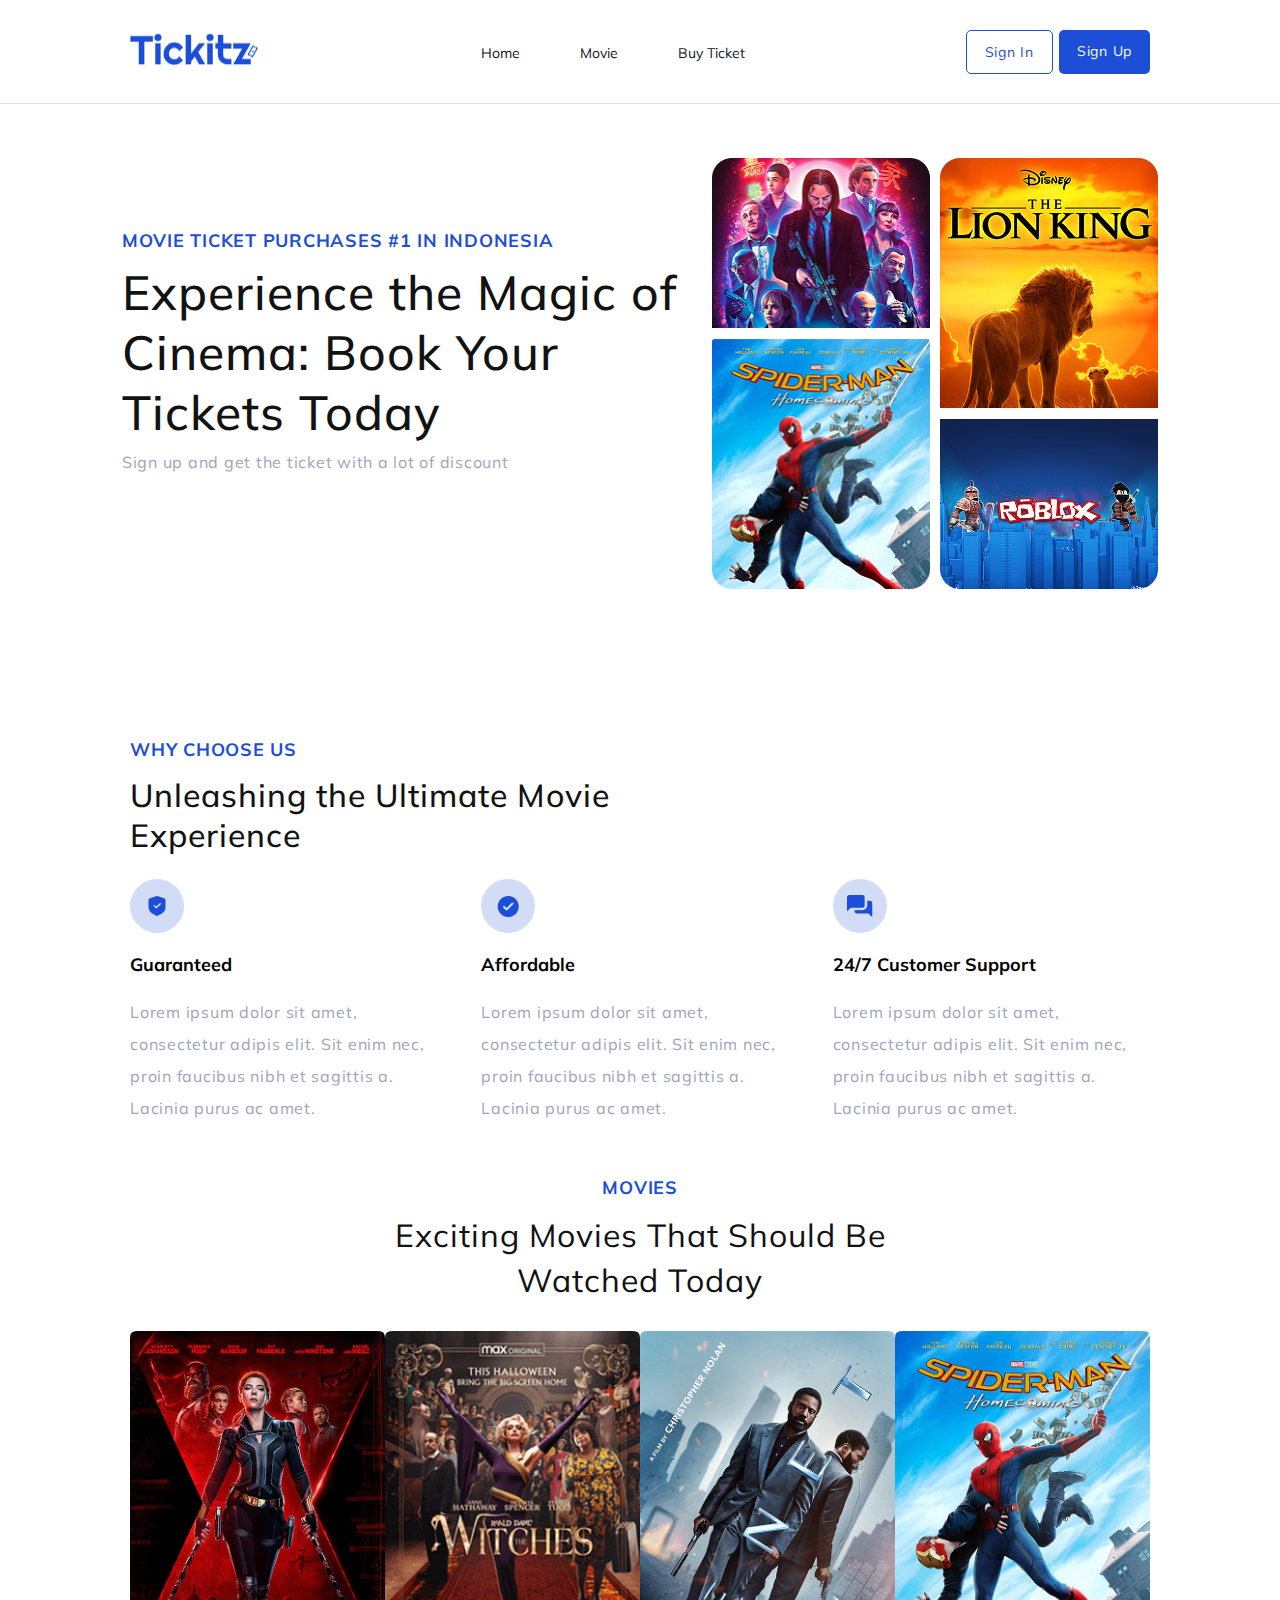
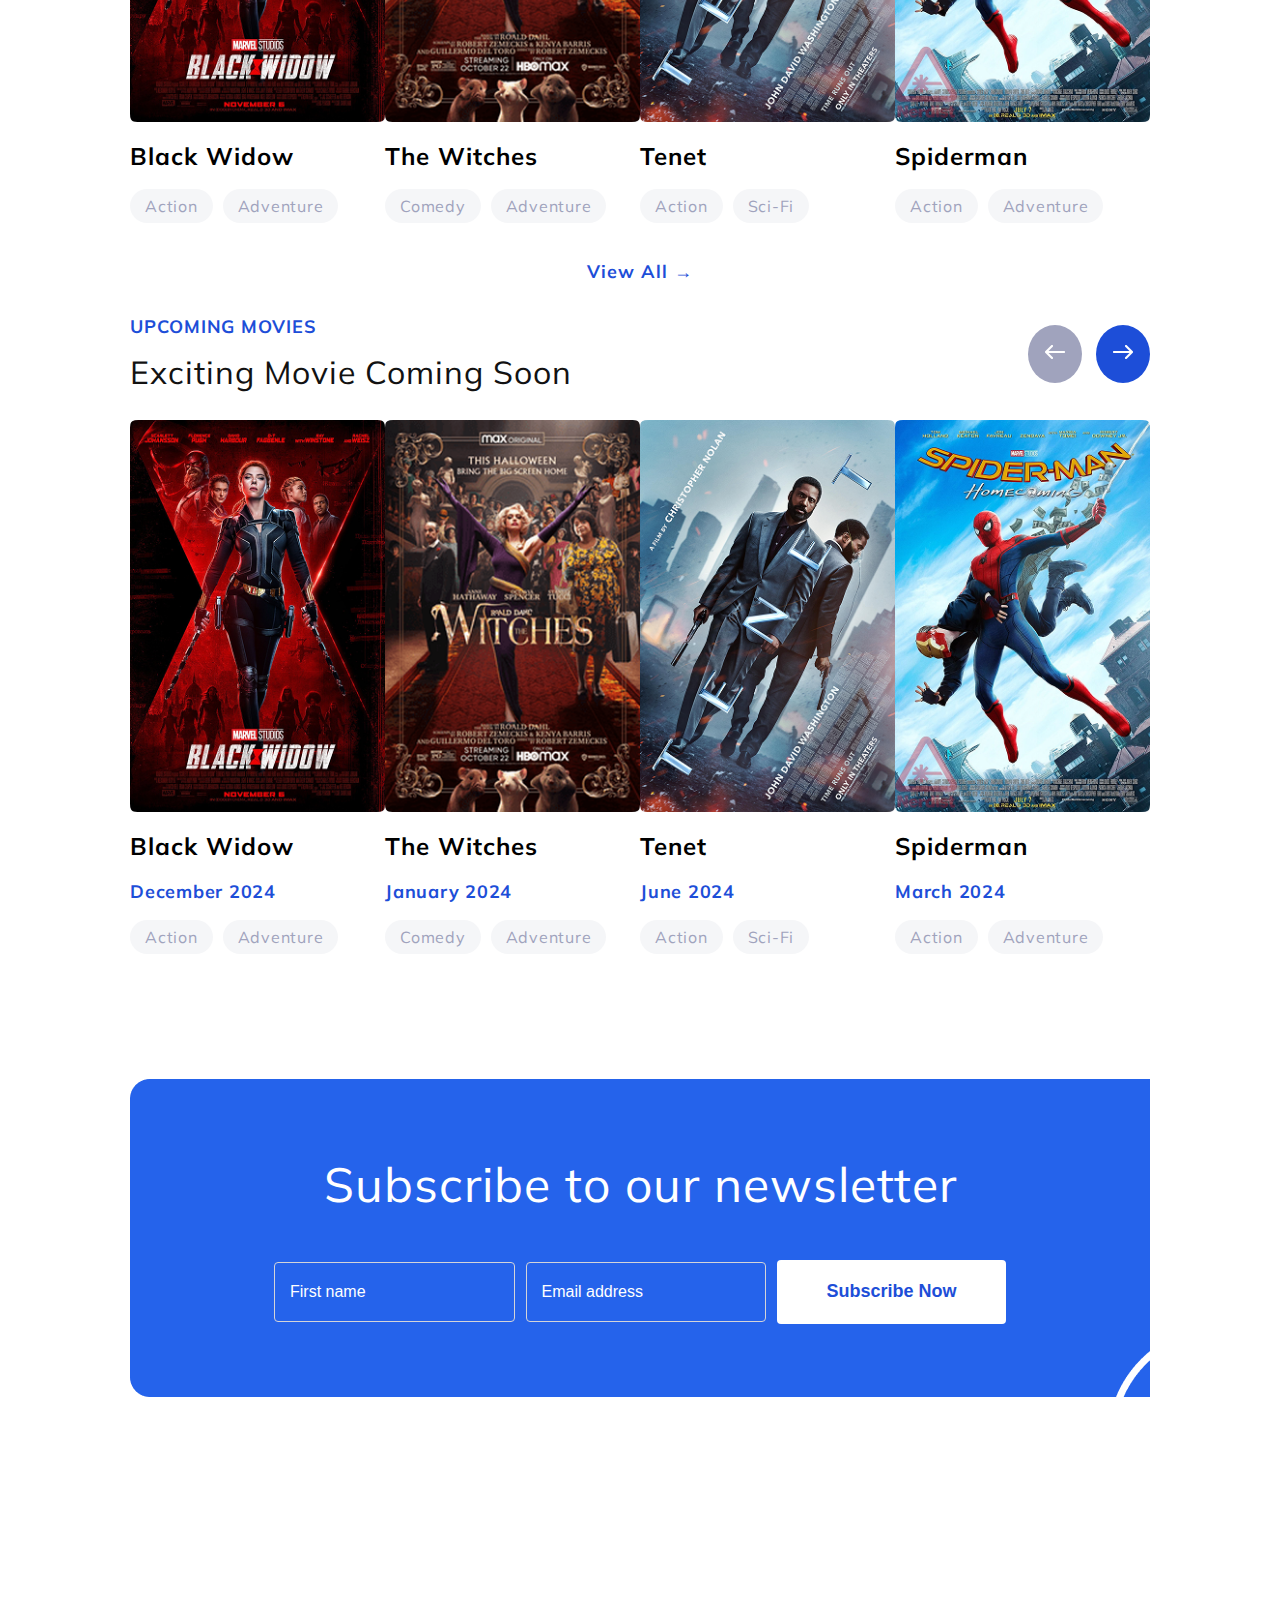
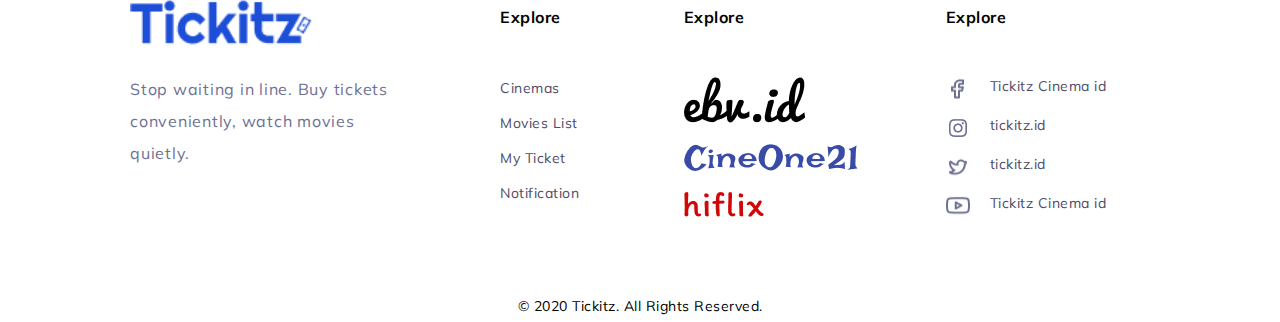
<file: index.html>
<!DOCTYPE html>
<html lang="en">
<head>
    <meta charset="UTF-8">
    <meta name="viewport" content="width=device-width, initial-scale=1.0">
    <title>Home</title>

    <link rel="stylesheet" href="./style/global.css">
    <link rel="stylesheet" href="./style/home.css">

    <link rel="preconnect" href="https://fonts.googleapis.com">
    <link rel="preconnect" href="https://fonts.gstatic.com" crossorigin>    
    <link href="https://fonts.googleapis.com/css2?family=Inter:ital,opsz,wght@0,14..32,100..900;1,14..32,100..900&family=Mulish:ital,wght@0,200..1000;1,200..1000&display=swap" rel="stylesheet">

    <script src="./js/menu.js" defer></script>
</head>
<body>
    <header>
        <div><img src="./assets/imgs/logo/logo-1.png" alt="logo.png"></div>

        <nav>
            <div><a href="./index.html">Home</a></div>
            <div><a href="./pages/movie.html">Movie</a></div>
            <div><a href="#">Buy Ticket</a></div>
        </nav>

        <div class="sign-in-up">   
            <a href="./pages/login.html">Sign In</a>
            <a href="./pages/signUp.html">Sign Up</a>
        </div>

        <div class="dropdown">
            <button>
                <img src="./assets/imgs/icon/bars-solid-full.svg" alt="icon">
            </button>
        </div>
    </header>
    <nav class="dropdown-menu">
        <div><a href="./index.html">Home</a></div>
        <div><a href="./pages/movie.html">Movie</a></div>
        <div><a href="#">Buy Ticket</a></div>
        <div><a href="./pages/login.html">Sign In</a></div>
        <div><a href="./pages/signUp.html">Sign Up</a></div>

    </nav>

    <section class="hero">
        <div>
            <h2>MOVIE TICKET PURCHASES #1 IN INDONESIA</h2>
            <h1>Experience the Magic of Cinema: Book Your Tickets Today</h1>
            <p>Sign up and get the ticket with a lot of discount</p>
        </div>

        <div>
            <img src="./assets/imgs/home/hero-1.png" alt="hero-1.png">
            <img src="./assets/imgs/home/hero-2.png" alt="hero-2.png">
            <img src="./assets/imgs/home/hero-3.png" alt="hero-3.png">
            <img src="./assets/imgs/home/hero-4.png" alt="hero-4.png">
        </div>
    </section>

    <section>
        <div>
            <h2>WHY CHOOSE US</h2>
            <h1>Unleashing the Ultimate Movie Experience</h1>
        </div>

        <div>
            <div class="card-choose-us">
                <div><img src="./assets/imgs/home/icon/icon-shield.png" alt=""></div>
                <div><h3>Guaranteed</h3></div>
                <div><p>Lorem ipsum dolor sit amet, consectetur adipis elit. Sit enim nec, proin faucibus nibh et sagittis a. Lacinia purus ac amet.</p></div>
            </div>

            <div class="card-choose-us">
                <div><img src="./assets/imgs/home/icon/icon-circle.png" alt=""></div>
                <div><h3>Affordable</h3></div>
                <div><p>Lorem ipsum dolor sit amet, consectetur adipis elit. Sit enim nec, proin faucibus nibh et sagittis a. Lacinia purus ac amet.</p></div>
            </div>

            <div class="card-choose-us">
                <div><img src="./assets/imgs/home/icon/icon-liveChat.png" alt=""></div>
                <div><h3>24/7 Customer Support</h3></div>
                <div><p>Lorem ipsum dolor sit amet, consectetur adipis elit. Sit enim nec, proin faucibus nibh et sagittis a. Lacinia purus ac amet.</p></div>
            </div>
        </div>
    </section>

    <section class="movies">
        <div>
            <div><h2>MOVIES</h2></div>
            <div><h1>Exciting Movies That Should Be Watched Today</h1></div>
            <div class="movies-card">
               <div>
                    <div>
                        <img src="./assets/imgs/movies/movie-1.png" alt="movie-1">
                        <div class="background-hover"></div>
                        <div>
                            <a href="#" >Details</a>
                            <a href="#">Buy Ticket</a>
                        </div>
                    </div>
                    <h3>Black Widow</h3>
                    <ul>
                        <li>Action</li>
                        <li>Adventure</li>
                    </ul>
                </div>

                <div>
                    <div>
                        <img src="./assets/imgs/movies/movie-2.png" alt="movie-1">
                        <div class="background-hover"></div>
                        <div>
                            <a href="#" >Details</a>
                            <a href="#">Buy Ticket</a>
                        </div>
                    </div>
                    <h3>The Witches</h3>
                    <ul>
                        <li>Comedy</li>
                        <li>Adventure</li>
                    </ul>
                </div>

                <div>
                    <div>
                        <img src="./assets/imgs/movies/movie-3.png" alt="movie-1">
                        <div class="background-hover"></div>
                        <div>
                            <a href="#" >Details</a>
                            <a href="#">Buy Ticket</a>
                        </div>
                    </div>
                    <h3>Tenet</h3>
                    <ul>
                        <li>Action</li>
                        <li>Sci-Fi</li>
                    </ul>
                </div>

                <div>
                    <div>
                        <img src="./assets/imgs/movies/movie-4.png" alt="movie-1">
                        <div class="background-hover"></div>
                        <div>
                            <a href="./pages/details.html" >Details</a>
                            <a href="#">Buy Ticket</a>
                        </div>
                    </div>
                    <h3>Spiderman</h3>
                    <ul>
                        <li>Action</li>
                        <li>Adventure</li>
                    </ul>
                </div>

                 
            </div>

            <div><a href="">View All →</a></div>
        </div>

        
    </section>

    <section class="upcoming">
        <div>
            <div>
                <h2>UPCOMING MOVIES</h2>
                <h1>Exciting Movie Coming Soon</h1>
            </div>

            <div>
                <a href="#"><img src="./assets/imgs/home/icon/arrow-left.png"  alt="arrow-left.png" ></a>
                <a href="#"><img src="./assets/imgs/home/icon/arrow-right.png" alt="arrow-right.png"></a>
            </div>
            
        </div>

        <div class="movies-card">
               <div>
                    <div>
                        <img src="./assets/imgs/movies/movie-1.png" alt="movie-1">
                        <div class="background-hover"></div>
                        <div>
                            <a href="#" >Details</a>
                            <a href="#">Buy Ticket</a>
                        </div>
                    </div>
                    <h3>Black Widow</h3>
                    <h2>December 2024</h2>
                    <ul>
                        <li>Action</li>
                        <li>Adventure</li>
                    </ul>
                </div>

                <div>
                    <div>
                        <img src="./assets/imgs/movies/movie-2.png" alt="movie-1">
                        <div class="background-hover"></div>
                        <div>
                            <a href="#" >Details</a>
                            <a href="#">Buy Ticket</a>
                        </div>
                    </div>
                    <h3>The Witches</h3>
                    <h2>January 2024</h2>
                    <ul>
                        <li>Comedy</li>
                        <li>Adventure</li>
                    </ul>
                </div>

                <div>
                    <div>
                        <img src="./assets/imgs/movies/movie-3.png" alt="movie-1">
                        <div class="background-hover"></div>
                        <div>
                            <a href="#" >Details</a>
                            <a href="#">Buy Ticket</a>
                        </div>
                    </div>
                    <h3>Tenet</h3>
                    <h2>June 2024</h2>
                    <ul>
                        <li>Action</li>
                        <li>Sci-Fi</li>
                    </ul>
                </div>

                <div>
                    <div>
                        <img src="./assets/imgs/movies/movie-4.png" alt="movie-1">
                        <div class="background-hover"></div>
                        <div>
                            <a href="./pages/details.html" >Details</a>
                            <a href="#">Buy Ticket</a>
                        </div>
                    </div>
                    <h3>Spiderman</h3>
                    <h2>March 2024</h2>
                    <ul>
                        <li>Action</li>
                        <li>Adventure</li>
                    </ul>
                </div>

                 
        </div>
    </section>

    <section class="subscribe">
        <div>
            <h1>Subscribe to our newsletter</h1>
            <div>
                <input type="text" name="firstName" id="firstName" placeholder="First name" />
                <input type="email" name="email" id="email" placeholder="Email address" />
                <button type="submit">Subscribe Now</button>
            </div>
        </div>
    </section>

    <footer>
        <div>
            <div>
                <img src="./assets/imgs/logo/logo-1.png" alt="logo-1.png">
                <p>Stop waiting in line. Buy tickets conveniently, watch movies quietly.</p>
            </div>

            <div>
                <h2>Explore</h2>
                <ul>
                    <li><a href="">Cinemas</a></li>
                    <li><a href="">Movies List</a></li>
                    <li><a href="">My Ticket</a></li>
                    <li><a href="">Notification</a></li>
                </ul>
            </div>
        </div>

        <div>
            <div>
                <h2>Explore</h2>
                <ul>
                    <li><img src="./assets/imgs/home/sponsor/sp1.png" alt="sponsor-1.png"></li>
                    <li><img src="./assets/imgs/home/sponsor/sp2.png" alt="sponsor-2.png"></li>
                    <li><img src="./assets/imgs/home/sponsor/sp3.png" alt="sponsor-3.png"></li>
                </ul>
            </div>
            <div>
                <h2>Explore</h2>
                <ul>
                    <li><a href=""><img src="./assets/imgs/home/feather/sp-facebook.png" alt="icon-fb.png">Tickitz Cinema id</a></li>
                    <li><a href=""><img src="./assets/imgs/home/feather/sp-ig.png" alt="icon-ig.png">tickitz.id</a></li>
                    <li><a href=""><img src="./assets/imgs/home/feather/sp-twitter.png" alt="icon-twitter.png">tickitz.id</a></li>
                    <li><a href=""><img src="./assets/imgs/home/feather/sp-yt.png" alt="icon-yt.png">Tickitz Cinema id</a></li>
                </ul>
            </div>
        </div>

        <div><p>© 2020 Tickitz. All Rights Reserved.</p></div>
            
    </footer>

</body>
</html>
</file>
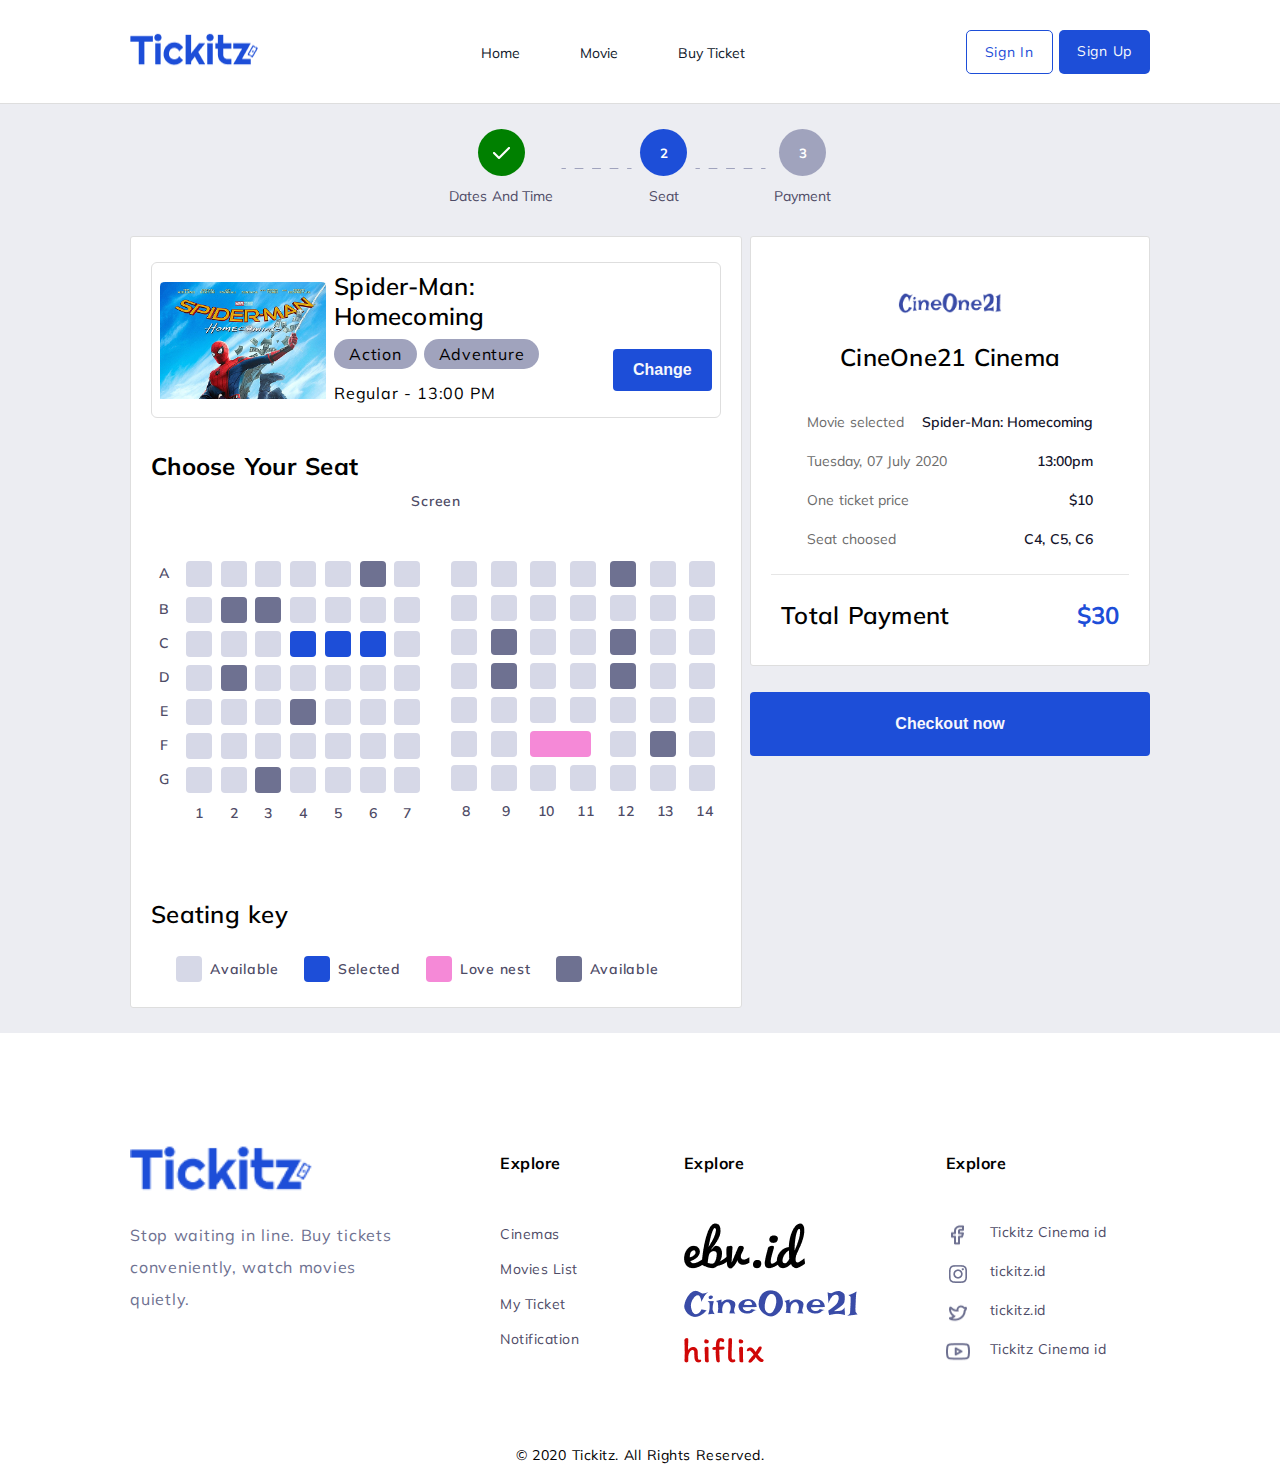
<file: pages/order.html>
<!DOCTYPE html>
<html lang="en">
<head>
    <meta charset="UTF-8">
    <meta name="viewport" content="width=device-width, initial-scale=1.0">
    <title>Order Page</title>

    <link rel="stylesheet" href="../style/global.css">
    <link rel="stylesheet" href="../style/order.css">

    <link rel="preconnect" href="https://fonts.googleapis.com">
    <link rel="preconnect" href="https://fonts.gstatic.com" crossorigin>
    <link href="https://fonts.googleapis.com/css2?family=Inter:ital,opsz,wght@0,14..32,100..900;1,14..32,100..900&family=Mulish:ital,wght@0,200..1000;1,200..1000&display=swap" rel="stylesheet">
</head>
<body>
    <header>
        <div><img src="../assets/imgs/logo/logo-1.png" alt="logo.png"></div>

        <nav>
            <div><a href="../index.html">Home</a></div>
            <div><a href="../pages/movie.html">Movie</a></div>
            <div><a href="#">Buy Ticket</a></div>
        </nav>

        <div>   
            <a href="./login.html">Sign In</a>
            <a href="./signUp.html">Sign Up</a>
        </div>
    </header>

    <main>
        <div>
            <div>
                <div><img src="../assets/imgs/icon/check-small.png" alt="check.png"></div>
                <p>Dates And Time</p>
            </div>

            <div>
                <img src="../assets/imgs/icon/horizontal-rule.png" alt="">
            </div>

            <div>
                <div><h5>2</h5></div>
                <p>Seat</p>
            </div>

            <div>
                <img src="../assets/imgs/icon/horizontal-rule.png" alt="">
            </div>

            <div>
                <div><h5>3</h5></div>
                <p>Payment</p>
            </div>
            
        </div>

        <div>
            <section class="seat">
                <div>
                    <img src="../assets/imgs/details/movie-canvas.png" alt="movie-cover">
                    <div>
                        <h1>Spider-Man: Homecoming</h1>
                        <ul>
                            <li>Action</li>
                            <li>Adventure</li>
                        </ul>
                        <p>Regular - 13:00 PM</p>
                    </div>
                    <button type="submit">Change</button>
                </div>

                <div>
                    <h1>Choose Your Seat</h1>
                    <section class="seatList">
                        <h6>Screen</h6>
                        <div>
                            <h4>A</h4>
                            <button></button>
                            <button></button>
                            <button></button>
                            <button></button>
                            <button></button>
                            <button></button>
                            <button></button>

                            <h4>B</h4>
                            <button></button>
                            <button></button>
                            <button></button>
                            <button></button>
                            <button></button>
                            <button></button>
                            <button></button>

                            <h4>C</h4>
                            <button></button>
                            <button></button>
                            <button></button>
                            <button></button>
                            <button></button>
                            <button></button>
                            <button></button>

                            <h4>D</h4>
                            <button></button>
                            <button></button>
                            <button></button>
                            <button></button>
                            <button></button>
                            <button></button>
                            <button></button>

                            <h4>E</h4>
                            <button></button>
                            <button></button>
                            <button></button>
                            <button></button>
                            <button></button>
                            <button></button>
                            <button></button>

                            <h4>F</h4>
                            <button></button>
                            <button></button>
                            <button></button>
                            <button></button>
                            <button></button>
                            <button></button>
                            <button></button>

                            <h4>G</h4>
                            <button></button>
                            <button></button>
                            <button></button>
                            <button></button>
                            <button></button>
                            <button></button>
                            <button></button>

                            <h4></h4>
                            <h4>1</h4>
                            <h4>2</h4>
                            <h4>3</h4>
                            <h4>4</h4>
                            <h4>5</h4>
                            <h4>6</h4>
                            <h4>7</h4>
                        </div>

                        <div>
                            <button></button>
                            <button></button>
                            <button></button>
                            <button></button>
                            <button></button>
                            <button></button>
                            <button></button>

                            <button></button>
                            <button></button>
                            <button></button>
                            <button></button>
                            <button></button>
                            <button></button>
                            <button></button>

                            <button></button>
                            <button></button>
                            <button></button>
                            <button></button>
                            <button></button>
                            <button></button>
                            <button></button>

                            <button></button>
                            <button></button>
                            <button></button>
                            <button></button>
                            <button></button>
                            <button></button>
                            <button></button>

                            <button></button>
                            <button></button>
                            <button></button>
                            <button></button>
                            <button></button>
                            <button></button>
                            <button></button>

                            <button></button>
                            <button></button>
                            <button></button>
               
                            <button></button>
                            <button></button>
                            <button></button>

                            <button></button>
                            <button></button>
                            <button></button>
                            <button></button>
                            <button></button>
                            <button></button>
                            <button></button>
                            

                            <h4>8</h4>
                            <h4>9</h4>
                            <h4>10</h4>
                            <h4>11</h4>
                            <h4>12</h4>
                            <h4>13</h4>
                            <h4>14</h4>
                        </div>
                    </section>
                    <section class="seatKey">
                        <h1>Seating key</h1>
                        <ul>
                            <li>
                                <div></div>
                                <h4>Available</h4>
                            </li>

                            <li>
                                <div></div>
                                <h4>Selected</h4>
                            </li>

                            <li>
                                <div></div>
                                <h4>Love nest</h4>
                            </li>

                            <li>
                                <div></div>
                                <h4>Available</h4>
                            </li>
                        </ul>
                    </section>
                </div>
            </section>
            
            <section class="container">
                <div class="receipt">
                    <img src="../assets/imgs/cinema/cinema.png" alt="cinema.png">
                    <h1>CineOne21 Cinema</h1>
                    <div>
                        <div>
                            <h2>Movie selected</h2>
                            <p>Spider-Man: Homecoming</p>
                        </div>
                        
                        <div>
                            <h2>Tuesday, 07 July 2020</h2>
                            <p>13:00pm</p>
                        </div>

                        <div>
                            <h2>One ticket price</h2>
                            <p>$10</p>
                        </div>

                        <div>
                            <h2>Seat choosed</h2>
                            <p>C4, C5, C6</p>
                        </div>
                    </div>
                    <div>
                        <h1>Total Payment</h1>
                        <h2>$30</h2>
                    </div>
                </div>

                <a href="./payment.html"><button type="submit">Checkout now</button></a>
            </section>

            
        </div>
    </main>

    <footer>
        <div>
            <div>
                <img src="../assets/imgs/logo/logo-1.png" alt="logo-1.png">
                <p>Stop waiting in line. Buy tickets conveniently, watch movies quietly.</p>
            </div>

            <div>
                <h2>Explore</h2>
                <ul>
                    <li><a href="">Cinemas</a></li>
                    <li><a href="">Movies List</a></li>
                    <li><a href="">My Ticket</a></li>
                    <li><a href="">Notification</a></li>
                </ul>
            </div>
        </div>

        <div>
            <div>
                <h2>Explore</h2>
                <ul>
                    <li><img src="../assets/imgs/home/sponsor/sp1.png" alt="sponsor-1.png"></li>
                    <li><img src="../assets/imgs/home/sponsor/sp2.png" alt="sponsor-2.png"></li>
                    <li><img src="../assets/imgs/home/sponsor/sp3.png" alt="sponsor-3.png"></li>
                </ul>
            </div>
            <div>
                <h2>Explore</h2>
                <ul>
                    <li><a href=""><img src="../assets/imgs/home/feather/sp-facebook.png" alt="icon-fb.png">Tickitz Cinema id</a></li>
                    <li><a href=""><img src="../assets/imgs/home/feather/sp-ig.png" alt="icon-ig.png">tickitz.id</a></li>
                    <li><a href=""><img src="../assets/imgs/home/feather/sp-twitter.png" alt="icon-twitter.png">tickitz.id</a></li>
                    <li><a href=""><img src="../assets/imgs/home/feather/sp-yt.png" alt="icon-yt.png">Tickitz Cinema id</a></li>
                </ul>
            </div>
        </div>

        <div><p>© 2020 Tickitz. All Rights Reserved.</p></div>
            
    </footer>

</body>
</html>
</file>
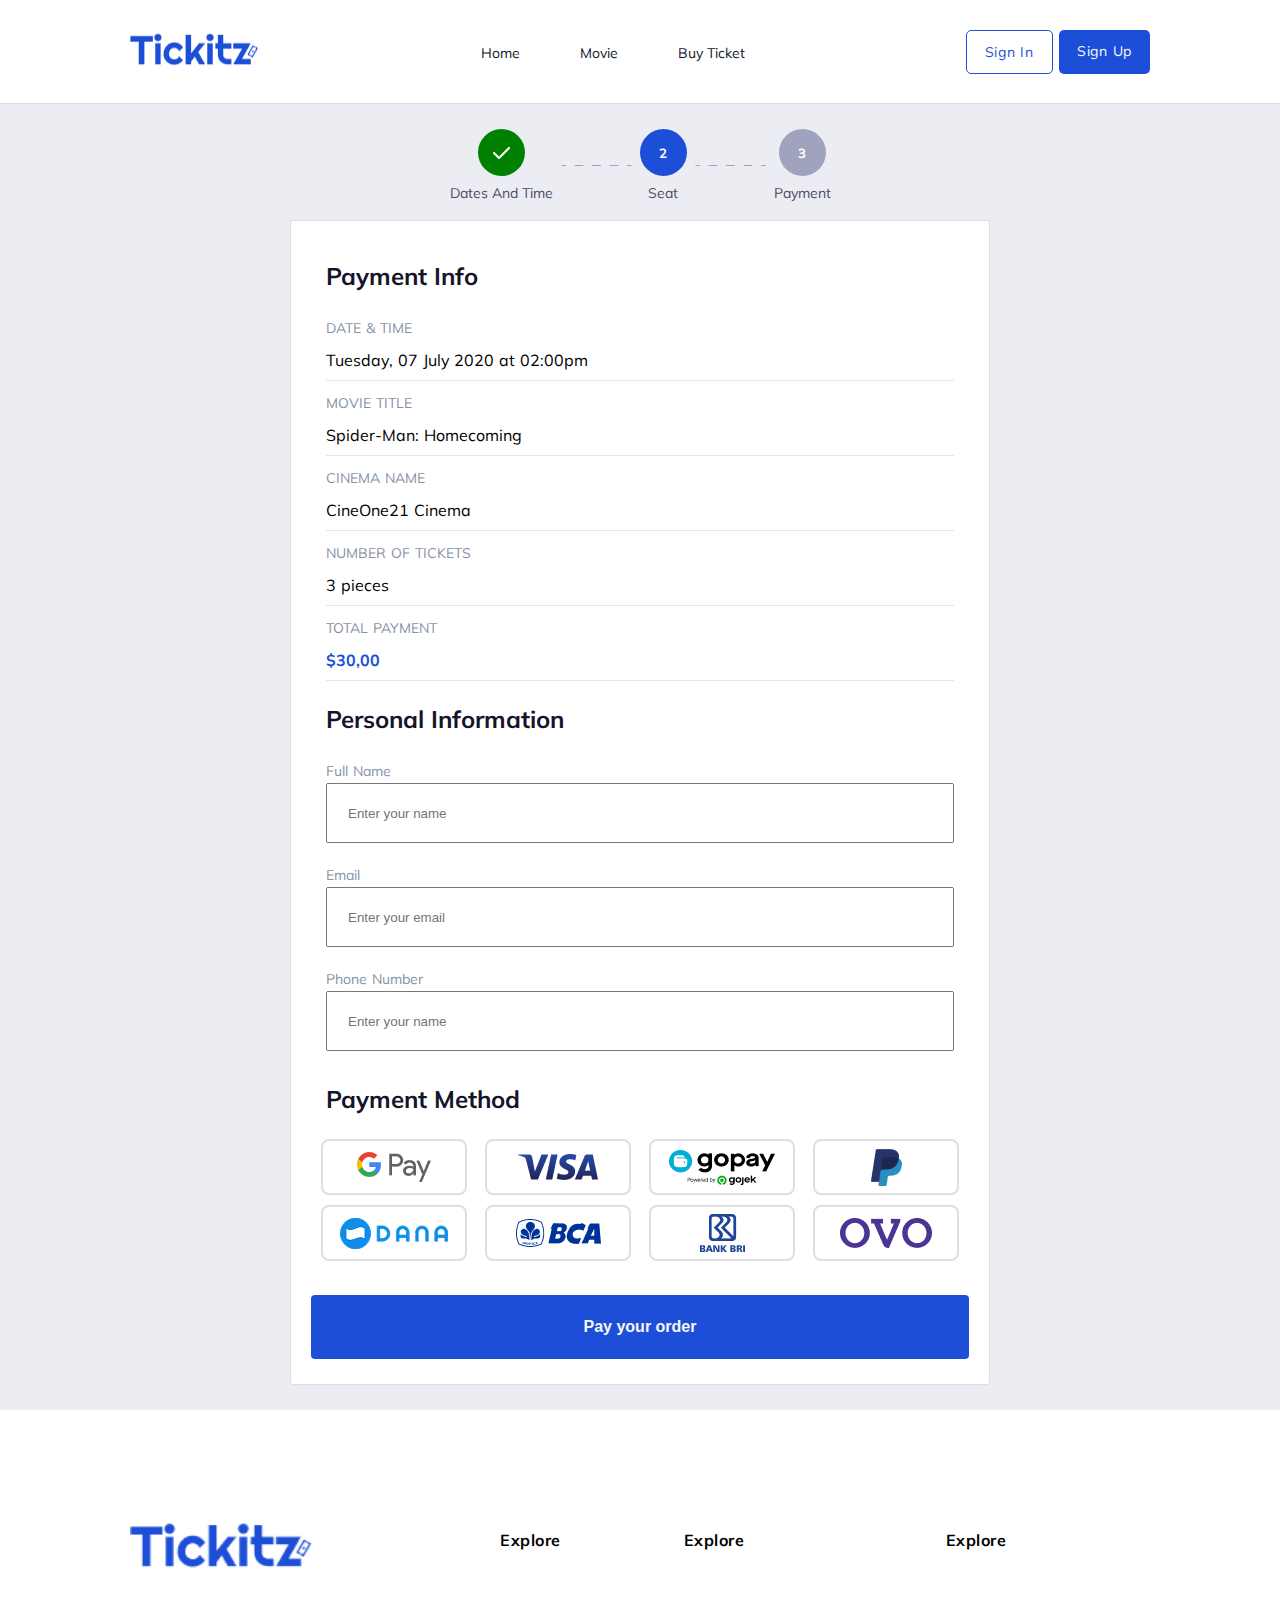
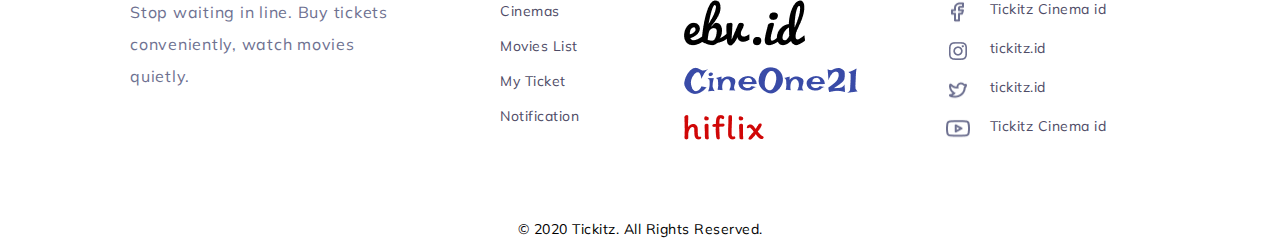
<file: pages/payment.html>
<!DOCTYPE html>
<html lang="en">
<head>
    <meta charset="UTF-8">
    <meta name="viewport" content="width=device-width, initial-scale=1.0">
    <title>Order Page</title>

    <link rel="stylesheet" href="../style/global.css">
    <link rel="stylesheet" href="../style/payment.css">

    <link rel="preconnect" href="https://fonts.googleapis.com">
    <link rel="preconnect" href="https://fonts.gstatic.com" crossorigin>
    <link href="https://fonts.googleapis.com/css2?family=Inter:ital,opsz,wght@0,14..32,100..900;1,14..32,100..900&family=Mulish:ital,wght@0,200..1000;1,200..1000&display=swap" rel="stylesheet">
</head>
<body>
    <header>
        <div><img src="../assets/imgs/logo/logo-1.png" alt="logo.png"></div>

        <nav>
            <div><a href="../index.html">Home</a></div>
            <div><a href="../pages/movie.html">Movie</a></div>
            <div><a href="#">Buy Ticket</a></div>
        </nav>

        <div>   
            <a href="./login.html">Sign In</a>
            <a href="./signUp.html">Sign Up</a>
        </div>
    </header>

    <main>
        <div>
            <div>
                <div><img src="../assets/imgs/icon/check-small.png" alt="check.png"></div>
                <p>Dates And Time</p>
            </div>

            <div>
                <img src="../assets/imgs/icon/horizontal-rule.png" alt="">
            </div>

            <div>
                <div><h5>2</h5></div>
                <p>Seat</p>
            </div>

            <div>
                <img src="../assets/imgs/icon/horizontal-rule.png" alt="">
            </div>

            <div>
                <div><h5>3</h5></div>
                <p>Payment</p>
            </div>
            
        </div>
        
        <form action="./paymentDetails.html">
            <div>
                <h1>Payment Info</h1>
                <div>
                    <h2>DATE & TIME</h2>
                    <p>Tuesday, 07 July 2020 at 02:00pm</p>
                </div>
                <div>
                    <h2>MOVIE TITLE</h2>
                    <p>Spider-Man: Homecoming</p>
                </div>
                <div>
                    <h2>CINEMA NAME</h2>
                    <p>CineOne21 Cinema</p>
                </div>
                <div>
                    <h2>NUMBER OF TICKETS</h2>
                    <p>3 pieces</p>
                </div>
                <div>
                    <h2>TOTAL PAYMENT</h2>
                    <h3>$30,00</h3>
                </div>  
            </div>

            <div>
                <h1>Personal Information</h1>
                <div>
                    <label for="name">Full Name</label>
                    <input type="text" name="name" id="name" class="name" placeholder="Enter your name">
                </div>

                <div>
                    <label for="email">Email</label>
                    <input type="email" name="email" id="email" class="email" placeholder="Enter your email">
                </div>

                <div>
                    <label for="number">Phone Number</label>
                    <input type="number" name="phone" id="phone" class="phone" placeholder="Enter your name">
                </div>
            </div>

            <div>
                <h1>Payment Method</h1>

                <div>

                    <div>
                        <button><img src="../assets/imgs/payment/googlepay.png" alt="googlepay.png"></button>
                        <button><img src="../assets/imgs/payment/vis.png" alt="visa.png"></button>
                        <button><img src="../assets/imgs/payment/gopay.png" alt="gopay.png"></button>
                        <button><img src="../assets/imgs/payment/paypal.png" alt="paypal.png"></button>
                    </div>
                    
                    <div>
                        <button><img src="../assets/imgs/payment/dana.png" alt="dana.png"></button>
                        <button><img src="../assets/imgs/payment/bca.png" alt="bca.png"></button>
                        <button><img src="../assets/imgs/payment/bri.png" alt="bri.png"></button>
                        <button><img src="../assets/imgs/payment/ovo.png" alt="ovo.png"></button>
                    </div>
                    
                </div>
            </div>

            <button type="submit">Pay your order</button>
        </form>

        
    </main>

    <footer>
        <div>
            <div>
                <img src="../assets/imgs/logo/logo-1.png" alt="logo-1.png">
                <p>Stop waiting in line. Buy tickets conveniently, watch movies quietly.</p>
            </div>

            <div>
                <h2>Explore</h2>
                <ul>
                    <li><a href="">Cinemas</a></li>
                    <li><a href="">Movies List</a></li>
                    <li><a href="">My Ticket</a></li>
                    <li><a href="">Notification</a></li>
                </ul>
            </div>
        </div>

        <div>
            <div>
                <h2>Explore</h2>
                <ul>
                    <li><img src="../assets/imgs/home/sponsor/sp1.png" alt="sponsor-1.png"></li>
                    <li><img src="../assets/imgs/home/sponsor/sp2.png" alt="sponsor-2.png"></li>
                    <li><img src="../assets/imgs/home/sponsor/sp3.png" alt="sponsor-3.png"></li>
                </ul>
            </div>
            <div>
                <h2>Explore</h2>
                <ul>
                    <li><a href=""><img src="../assets/imgs/home/feather/sp-facebook.png" alt="icon-fb.png">Tickitz Cinema id</a></li>
                    <li><a href=""><img src="../assets/imgs/home/feather/sp-ig.png" alt="icon-ig.png">tickitz.id</a></li>
                    <li><a href=""><img src="../assets/imgs/home/feather/sp-twitter.png" alt="icon-twitter.png">tickitz.id</a></li>
                    <li><a href=""><img src="../assets/imgs/home/feather/sp-yt.png" alt="icon-yt.png">Tickitz Cinema id</a></li>
                </ul>
            </div>
        </div>

        <div><p>© 2020 Tickitz. All Rights Reserved.</p></div>
            
    </footer>

</body>
</html>
</file>
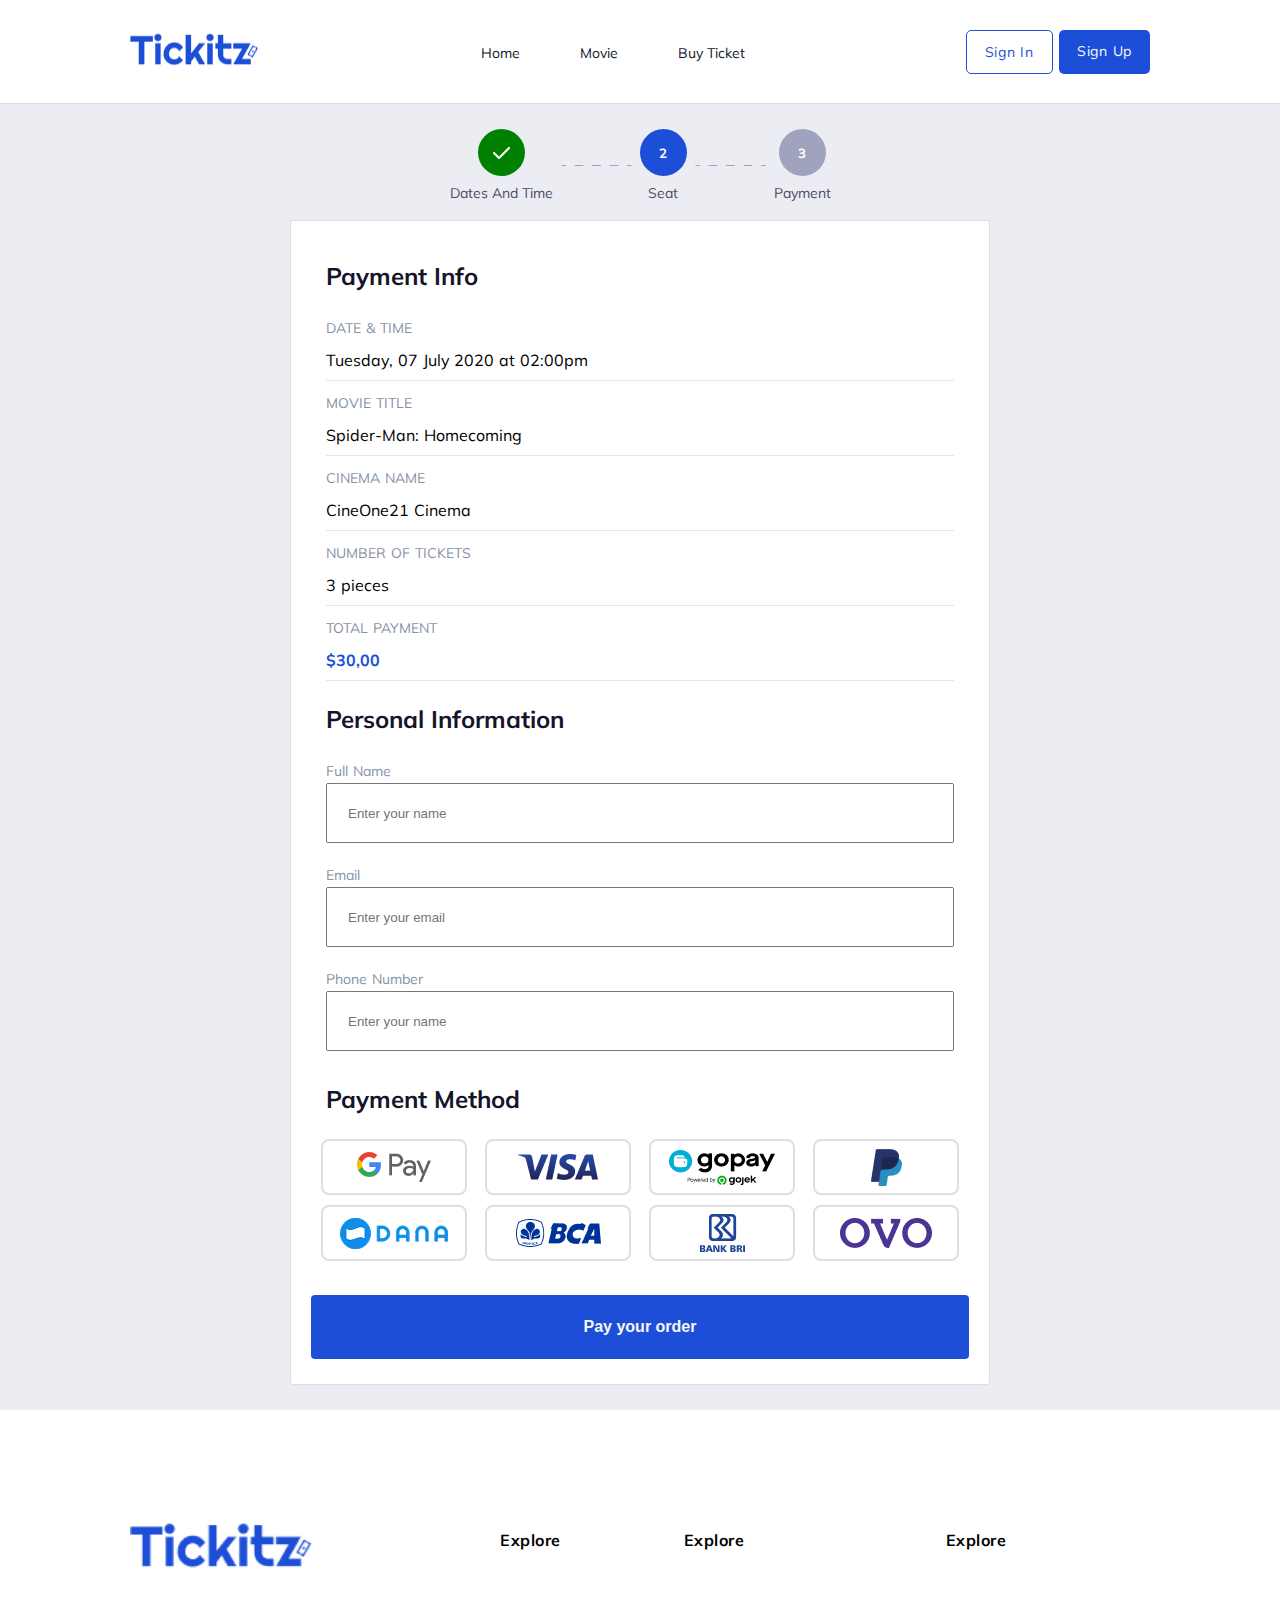
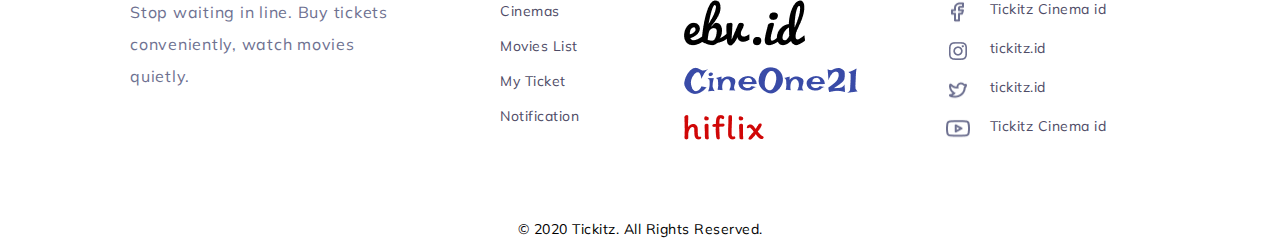
<file: pages/paymentDetails.html>
<!DOCTYPE html>
<html lang="en">
<head>
    <meta charset="UTF-8">
    <meta name="viewport" content="width=device-width, initial-scale=1.0">
    <title>Order Page</title>

    <link rel="stylesheet" href="../style/global.css">
    <link rel="stylesheet" href="../style/payment.css">

    <script src="../js/payment-modal.js" defer></script>

    <link rel="preconnect" href="https://fonts.googleapis.com">
    <link rel="preconnect" href="https://fonts.gstatic.com" crossorigin>
    <link href="https://fonts.googleapis.com/css2?family=Inter:ital,opsz,wght@0,14..32,100..900;1,14..32,100..900&family=Mulish:ital,wght@0,200..1000;1,200..1000&display=swap" rel="stylesheet">
</head>
<body>
    <header>
        <div><img src="../assets/imgs/logo/logo-1.png" alt="logo.png"></div>

        <nav>
            <div><a href="../index.html">Home</a></div>
            <div><a href="../pages/movie.html">Movie</a></div>
            <div><a href="#">Buy Ticket</a></div>
        </nav>

        <div>   
            <a href="./login.html">Sign In</a>
            <a href="./signUp.html">Sign Up</a>
        </div>
    </header>

    <main>
        <div>
            <div>
                <div><img src="../assets/imgs/icon/check-small.png" alt="check.png"></div>
                <p>Dates And Time</p>
            </div>

            <div>
                <img src="../assets/imgs/icon/horizontal-rule.png" alt="">
            </div>

            <div>
                <div><h5>2</h5></div>
                <p>Seat</p>
            </div>

            <div>
                <img src="../assets/imgs/icon/horizontal-rule.png" alt="">
            </div>

            <div>
                <div><h5>3</h5></div>
                <p>Payment</p>
            </div>
            
        </div>
        
        <form>
            <div>
                <h1>Payment Info</h1>
                <div>
                    <h2>DATE & TIME</h2>
                    <p>Tuesday, 07 July 2020 at 02:00pm</p>
                </div>
                <div>
                    <h2>MOVIE TITLE</h2>
                    <p>Spider-Man: Homecoming</p>
                </div>
                <div>
                    <h2>CINEMA NAME</h2>
                    <p>CineOne21 Cinema</p>
                </div>
                <div>
                    <h2>NUMBER OF TICKETS</h2>
                    <p>3 pieces</p>
                </div>
                <div>
                    <h2>TOTAL PAYMENT</h2>
                    <h3>$30,00</h3>
                </div>  
            </div>

            <div>
                <h1>Personal Information</h1>
                <div>
                    <label for="name">Full Name</label>
                    <input type="text" name="name" id="name" class="name" placeholder="Enter your name">
                </div>

                <div>
                    <label for="email">Email</label>
                    <input type="email" name="email" id="email" class="email" placeholder="Enter your email">
                </div>

                <div>
                    <label for="number">Phone Number</label>
                    <input type="number" name="phone" id="phone" class="phone" placeholder="Enter your name">
                </div>
            </div>

            <div>
                <h1>Payment Method</h1>

                <div>

                    <div>
                        <button><img src="../assets/imgs/payment/googlepay.png" alt="googlepay.png"></button>
                        <button><img src="../assets/imgs/payment/vis.png" alt="visa.png"></button>
                        <button><img src="../assets/imgs/payment/gopay.png" alt="gopay.png"></button>
                        <button><img src="../assets/imgs/payment/paypal.png" alt="paypal.png"></button>
                    </div>
                    
                    <div>
                        <button><img src="../assets/imgs/payment/dana.png" alt="dana.png"></button>
                        <button><img src="../assets/imgs/payment/bca.png" alt="bca.png"></button>
                        <button><img src="../assets/imgs/payment/bri.png" alt="bri.png"></button>
                        <button><img src="../assets/imgs/payment/ovo.png" alt="ovo.png"></button>
                    </div>
                    
                </div>
            </div>

            <button type="submit">Pay your order</button>
        </form>

        <section class="info" style="display: none;">
            <div>
                <h1>Payment Info</h1>
                <div>
                    <h2>No. Rekening Virtual :</h2>
                    <div>
                        <p>12321328913829724</p>
                        <button>Copy</button>
                    </div>
                </div>

                <div>
                    <h2>Total Payment</h2>
                    <h3>$30</h3>
                </div>
                
                <p>Pay this payment bill before it is due, <span>on June 23, 2023</span>. If the bill has not been paid by the specified time, it will be forfeited</p>
                <a href="./ticket-result.html"><button>Check Payment</button></a>
                <a href=""><button class="paylater">Pay Later</button></a>
            </div>
        </section>
        
    </main>

    <footer>
        <div>
            <div>
                <img src="../assets/imgs/logo/logo-1.png" alt="logo-1.png">
                <p>Stop waiting in line. Buy tickets conveniently, watch movies quietly.</p>
            </div>

            <div>
                <h2>Explore</h2>
                <ul>
                    <li><a href="">Cinemas</a></li>
                    <li><a href="">Movies List</a></li>
                    <li><a href="">My Ticket</a></li>
                    <li><a href="">Notification</a></li>
                </ul>
            </div>
        </div>

        <div>
            <div>
                <h2>Explore</h2>
                <ul>
                    <li><img src="../assets/imgs/home/sponsor/sp1.png" alt="sponsor-1.png"></li>
                    <li><img src="../assets/imgs/home/sponsor/sp2.png" alt="sponsor-2.png"></li>
                    <li><img src="../assets/imgs/home/sponsor/sp3.png" alt="sponsor-3.png"></li>
                </ul>
            </div>
            <div>
                <h2>Explore</h2>
                <ul>
                    <li><a href=""><img src="../assets/imgs/home/feather/sp-facebook.png" alt="icon-fb.png">Tickitz Cinema id</a></li>
                    <li><a href=""><img src="../assets/imgs/home/feather/sp-ig.png" alt="icon-ig.png">tickitz.id</a></li>
                    <li><a href=""><img src="../assets/imgs/home/feather/sp-twitter.png" alt="icon-twitter.png">tickitz.id</a></li>
                    <li><a href=""><img src="../assets/imgs/home/feather/sp-yt.png" alt="icon-yt.png">Tickitz Cinema id</a></li>
                </ul>
            </div>
        </div>

        <div><p>© 2020 Tickitz. All Rights Reserved.</p></div>
            
    </footer>

</body>
</html>
</file>
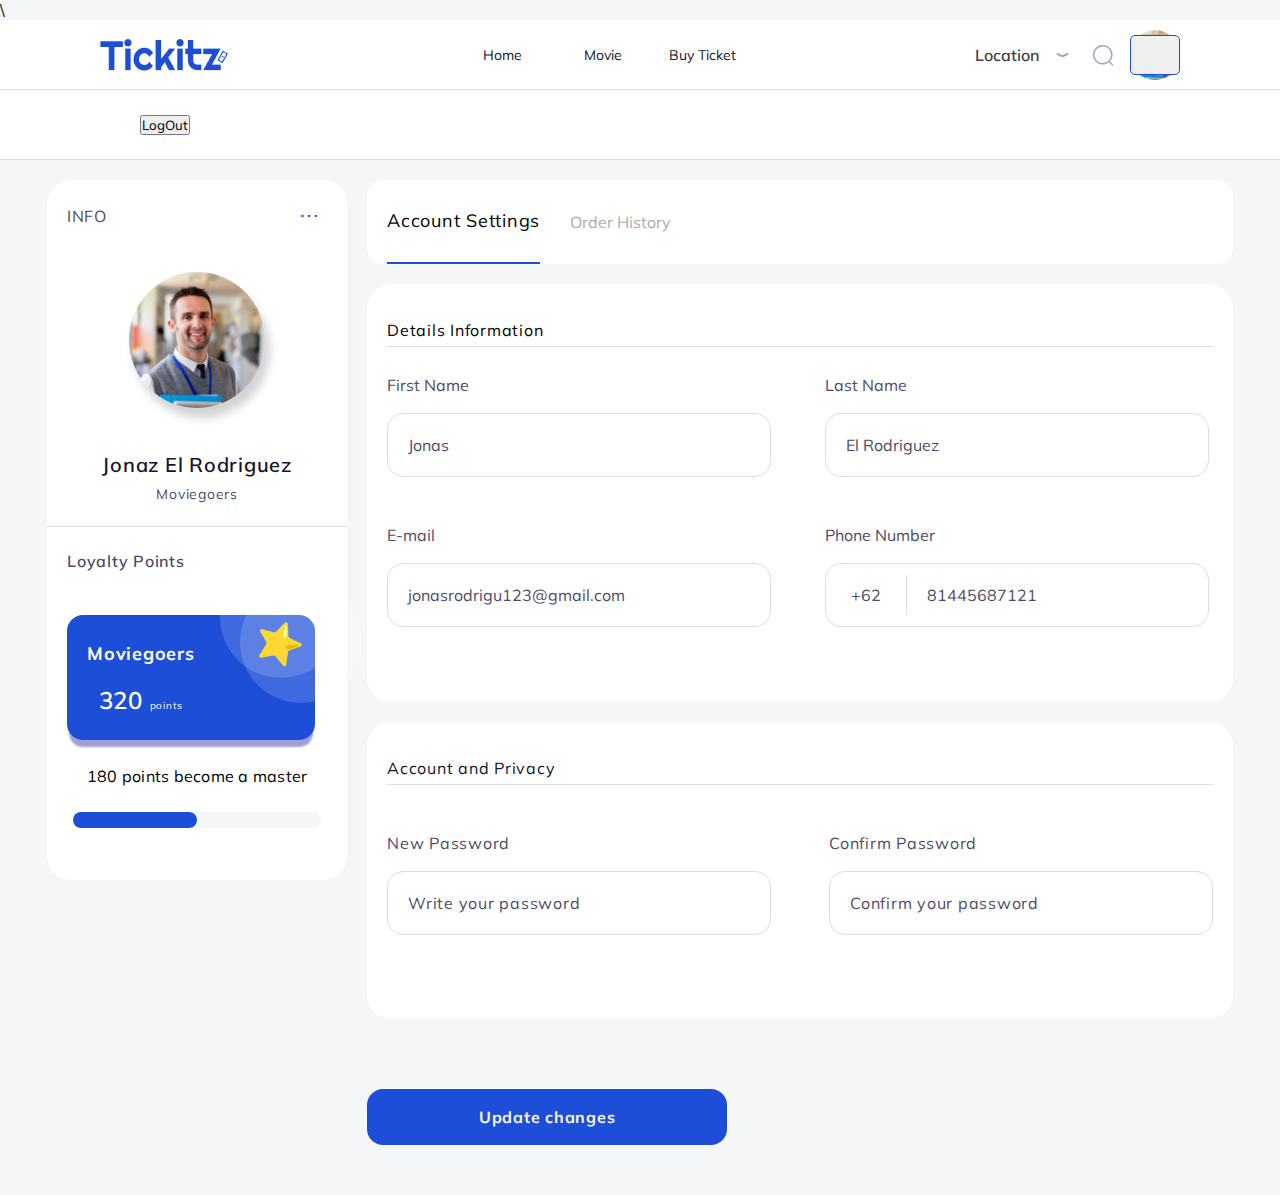
<file: pages/profile.html>
<!DOCTYPE html>
<html lang="en">
  <head>
    <meta charset="UTF-8" />
    <meta name="viewport" content="width=device-width, initial-scale=1.0" />
    <meta name="description" content="Profile" />
    <title>Profile</title>
    <link rel="preconnect" href="https://fonts.googleapis.com" />
    <link rel="preconnect" href="https://fonts.gstatic.com" crossorigin />
    <link
      href="https://fonts.googleapis.com/css2?family=Mulish:ital,wght@0,200..1000;1,200..1000&family=Rancho&display=swap"
      rel="stylesheet"
    />
    <link
      href="https://fonts.googleapis.com/css2?family=Inter:ital,opsz,wght@0,14..32,100..900;1,14..32,100..900&family=Mulish:ital,wght@0,200..1000;1,200..1000&family=Rancho&display=swap"
      rel="stylesheet"
    />
    <link rel="stylesheet" href="../style/profile.css" />\

    <script src="../js/menu.js" defer></script>
    <script src="../js/logout.js" defer></script>
  </head>
  <body>
    <header>
      <nav>
        <div>
          <img src="../assets/imgs/logo/logo-1.png" alt="" />
        </div>

        <div>
          <div>Home</div>
          <div>Movie</div>
          <div>Buy Ticket</div>
        </div>

        <div class="account">
          <div>Location</div>
          <div>
            <img
              src="../assets/imgs/icon/Forward.png"
              alt="Dropdown"
            />
          </div>
          <div>
            <img
              src="../assets/imgs/icon/search1.png"
              alt="Search"
            />
          </div>
          <div>
            <div class="dropdown">
            <button>
            </button>
        </div>
          </div>
        </div>
      </nav>
    </header>
    <nav class="dropdown-menu">
        <div><button>LogOut</button></div>
    </nav>

    <main>
      <div>
        <section class="profile">
          <div>
            <div>INFO</div>
            <div>⋯</div>
          </div>

          <div>
            <div></div>
          </div>

          <div>
            <div>Jonaz El Rodriguez</div>
            <div>Moviegoers</div>
          </div>

          <div>Loyalty Points</div>

          <div>
            <div>
              <div>Moviegoers</div>
              <div>320 <span>points</span></div>
            </div>
            <div>
              <div></div>
              <div></div>
              <div>⭐</div>
            </div>
          </div>

          <div>180 points become a master</div>

          <div>
            <div>
              <div></div>
            </div>
          </div>
        </section>
      </div>

      <div>
        <section class="choices">
          <div>Account Settings</div>
          <a href="./order-history.html">Order History</a>
        </section>

        <section class="details-information">
          <div>Details Information</div>
          <div>
            <div>
              <div>First Name</div>
              <div>Jonas</div>
            </div>
            <div>
              <div>Last Name</div>
              <div>El Rodriguez</div>
            </div>
            <div>
              <div>E-mail</div>
              <div>jonasrodrigu123@gmail.com</div>
            </div>
            <div>
              <div>Phone Number</div>
              <div>81445687121</div>
            </div>
          </div>
        </section>

        <section class="settings">
          <div>Account and Privacy</div>
          <div>
            <div>
              <div>New Password</div>
              <div>Write your password</div>
            </div>
            <div>
              <div>Confirm Password</div>
              <div>Confirm your password</div>
            </div>
          </div>
        </section>

        <section class="submit">
          <button>Update changes</button>
        </section>
      </div>
    </main>
  </body>
</html>
</file>
<file: style/global.css>
:root{
    --blue-primary  : #1D4ED8;
    --secondary     : #A0A3BD;
    --important     : #D00707;
    --active        : #00BA88;
    --title-info    : #4E4B66;
    --title-info-2  : #AAAAAA;
    --background    : #F5F6F8;
    --border-line   : #DEDEDE;

    cursor: default;
}
* {
    margin : 0;
    padding: 0;
    box-sizing: border-box;
}
body {
    font-family: "Mulish", sans-serif;
    font-optical-sizing: auto;
    font-style: normal;
}


/*Input Email Password*/
.ctText {
    display: flex;
    flex-direction: column;
    justify-content: flex-start;
    width: 100%;

    text-align: start;
}

.ctText label{
    font-weight: 600;
    font-size: 16px;
    color: #4E4B66;
}
.ctText input{
    margin : 12px 0 0 0;
    padding: 0 0 0 22px;

    width   : 100%;
    height  : 64px ;

    font-size: 16px;
    font-weight: 400px;

    color: #A0A3BD;
    border: 1px solid var(--border-line);
    border-radius: 4px;
}


/* Login Card */
.loginCard{
    width   : 182px ;
    height  : 64px  ;

    box-shadow   : 0px 4px 10px 0px #00000014;
    border-radius: 4px;
}
.loginCard > a > img {
    width: 30px;

    position: absolute;
    top : -3px  ;
    left: -35px ;
}
.loginCard > a  {
    color: #A0A3BD;
    font-size       : 18px;
    font-weight     : 600 ;
    text-decoration : none;

    position: relative  ;
    top     : 15px      ;
    left    : 0         ;
}

/* Submit Button */
button[type=submit] {
    color           : #F7F7FC;
    background-color: var(--blue-primary);

    width   : 100%;
    height  : 64px;

    border-radius   : 4px   ;
    font-size       : 16px  ;
    font-weight     : 700 ;

    border: none;

    margin-top: 26px;
}

.aSubmit {
    color           : #F7F7FC;
    background-color: var(--blue-primary);

    width   : 100%;
    height  : 64px;

    border-radius   : 4px   ;
    font-size       : 16px  ;
    font-weight     : 700 ;

    border: none;

    margin-top: 26px;
}

/* Header */
header {
    background-color    : #fff              ;
    border-bottom       : 1px solid #DEDEDE ;

    width  : 100%  ;
    height : 104px ;

    display         : flex          ;
    flex-direction  : row           ;
    justify-content : space-between ;
    align-items     : center        ;

    padding : 0 130px; 
}

/* Header Logo */
header > div:nth-child(1) > img {
    width   : 130px ;
    height  : 51px  ;
}

/* Header Navigation */
header > nav:nth-child(2)  {
    display         : flex          ;
    flex-direction  : row           ;
    justify-content : space-between ;
    gap             : 60px          ;   
}
header > nav:nth-child(2) > div > a {
    font-weight     : 400       ;
    font-size       : 14px      ;
    color           : #0F172A ;
    text-decoration : none      ;
}

/* Header Log In */
header > div:nth-child(3){
    display         : flex          ;
    flex-direction  : row           ;
    justify-content : space-between ;
    gap             : 6px           ; 
}
header > div:nth-child(3) > a {
    font-weight     : 400   ;
    font-size       : 14px  ;
    letter-spacing  : 0.75px;
    border-radius   : 5px   ;
    text-decoration : none  ;

    padding: 12px 18px;
}
header > div:nth-child(3) > a:nth-child(1) {
    border  : #1D4ED8 1px solid ;
    color   : #1D4ED8           ;
}
header > div:nth-child(3) > a:nth-child(2) {
    background-color  : #1D4ED8    ;
    color             : #F8FAFC    ;
}

/* Movies Card */
.movies-card{
    width: 100%;

    display         : flex          ;
    flex-direction  : row           ;
    justify-content : space-between ;
}
.movies-card > div {
    display         : flex          ;
    flex-direction  : column        ;
    justify-content : space-between ;

    gap: 19px;
}
.movies-card > div > div{
    position: relative;

    width: 100%;
}
.movies-card > div > div > img{
    width   : 100%  ;
    display : block ;
}
.background-hover{
    width: 100%;
    height: 100%;

    position: absolute;
    top: 0;
    left: 0;
}
.movies-card > div > div:hover > .background-hover{
    background-color: rgba(0, 0, 0, 0.4);
}
.movies-card > div > div:hover a{
    display: block;
}
.movies-card > div > div > div:nth-child(3){
    
    position: absolute;
    width: 100%;

    height: 100%;

    top : 150px;
    left: 38px ;

    display: flex;
    flex-direction: column;
    gap: 6px;
    text-align: center;
}
.movies-card > div > div > div > a{
    display: none;

    padding: 12px 18px;
    width: 188px;
    text-decoration: none;

    font-weight: 400;
    font-size: 14px;
    letter-spacing: 0.75px;

    border-radius: 5px;

}
.movies-card > div > div > div > a:nth-child(1){
    border: 1px solid #FFFFFF;
    color:#FFFFFF;
}
.movies-card > div > div > div > a:nth-child(2){
    background-color: #1D4ED8;
    color: #FFFFFF;
}
.movies-card h3 {
    font-size: 24px;
    font-weight: 700;
    letter-spacing: 1px;
}
.movies-card > div > ul {
    display         : flex          ;
    flex-direction  : row           ;
    justify-content : flex-start    ;
    align-items     : center        ;
    gap             : 10px          ;
    
    text-align      : center        ;

    width   : 205px ;
    height  : 31px  ;
}
.movies-card > div > ul > li{
    padding     : 7px 15px  ;
    list-style  : none      ;

    color           : #A0A3BD                   ;
    background-color: rgba(160, 163, 189, 0.1)  ;

    border-radius   : 20px  ;
    font-weight     : 400   ;
    font-size       : 16px  ;
    letter-spacing  : 0.75px;
    
    
}

/* Subscribe */
.subscribe{
    padding : 85px 130px;
}

.subscribe > div:nth-child(1){
    width: 100%;
    height: 318px;

    display         : flex  ;
    flex-direction  : column;
    justify-content : center;
    align-items     : center;
    gap             : 48px  ;

    background-image: url(../assets/imgs/home/bg/BG.png);
}
.subscribe > div:nth-child(1) > h1  {
    color: #FFFFFF;

    font-weight     : 400   ;
    font-size       : 48px  ;
    letter-spacing  : 1px   ;
}
.subscribe > div:nth-child(1) > h1  {
    color: #FFFFFF;

    font-weight     : 400   ;
    font-size       : 48px  ;
    letter-spacing  : 1px   ;
}
.subscribe > div:nth-child(1) > div:nth-child(2)  {
    display         : flex  ;
    flex-direction  : row   ;
    justify-content : center;
    align-items     : center;
    gap             : 11px  ;

    width: 732px;
    height  : 60px ;

    
}
.subscribe > div:nth-child(1) > div:nth-child(2) > input {
    width: 100%;
    height  : 60px ;

    font-size   : 16px  ;
    font-weight : 400   ;

   
    border          : 1px solid #D4D4D8           ;
    border-radius   : 4px                           ;
    background      : transparent                   ;

    padding-left: 15px;
}
.subscribe > div:nth-child(1) > div:nth-child(2) > input::-webkit-input-placeholder {
    color: #FFFFFF;
}
.subscribe > div:nth-child(1) > div:nth-child(2) > button {
    color           : #1D4ED8;
    background-color: #FFFFFF;

    width   : 100%;
    height  : 64px;

    border-radius   : 4px   ;
    font-size       : 18px  ;
    font-weight     : 700   ;

    border: none;

    margin-top: 0px;
}

/* Footer */
footer{
    padding : 100px 130px 0 130px;

    width   : 100%  ;
    height  : 435px ;

    display                 : grid          ;
    grid-template-columns   : 1fr 1fr       ;
    grid-template-rows      : 1fr 1fr       ;
    grid-template-areas     : 'top-left top-right'  'bottom bottom';
}
footer a{
    font-weight     : 400   ;
    font-size       : 14px  ;
    letter-spacing  : 0.5px ;

    text-decoration : none      ;
    color           : #4E4B66 ;

}
footer h2{
    font-weight     : 700   ;
    font-size       : 16px  ;
    letter-spacing  : 0.5px ;

    color           : #000000;
}
footer li{
    list-style: none;
}
footer ul{
    width: 100%;
    
    display       : flex    ;
    flex-direction: column  ;
    gap           : 15px    ;
}

footer > div:nth-child(1) { 
    grid-area       : top-left ;

    display         : flex  ;
    flex-direction  : row   ;
    gap             : 85px  ;
}
footer > div:nth-child(2) {
    grid-area       : top-right ;

    display         : flex  ;
    flex-direction  : row   ;
    justify-content : space-around;
}
footer > div:nth-child(3) {
    grid-area       : bottom;

    display         : flex  ;
    justify-content : center;
}
footer > div:nth-child(1) > div:nth-child(1) {
    width: 285px;

    display       : flex    ;
    flex-direction: column  ;
    gap           : 15px    ;
}
footer > div:nth-child(1) > div:nth-child(1) > img {
    width: 183.78948974609375px;
    height: 71.3498764038086px;
}
footer > div:nth-child(1) > div:nth-child(1) > p {
    font-weight     : 400   ;
    font-size       : 16px  ;
    letter-spacing  : 0.75px;
    line-height     : 32px  ;

    color: #6E7191;
}
footer > div:nth-child(1) > div:nth-child(2), footer > div:nth-child(2) > div {
    display       : flex    ;
    flex-direction: column  ;
    gap           : 50px    ;

    margin-top    : 20px    ;
}
footer > div:nth-child(2) > div:nth-child(2) a  {
    width: 100%;

    display: flex;
    align-content: center;
}
footer > div:nth-child(2) > div:nth-child(2) a img {
    width   : 24px;
    height  : 24px;

    margin: 0 20px 0 0 ;
}
footer > div:nth-child(3){
    margin-top: 75px;

    font-weight     : 400   ;
    font-size       : 14px  ;
    letter-spacing  : 0.5px ;
}

@media only screen and (max-width: 768px) {
  header{
    padding: 0 60px;
  }
  header > nav:nth-child(2) {
    gap: 10px;
  }

footer{
       display: flex;
       flex-direction: column;
       justify-content: flex-start;
       align-items: flex-start;
       gap: 10px;
}
footer > div:nth-child(1) {
    flex-direction: column;
    justify-content: flex-start;
    align-items: flex-start;
    gap: 10px;
}

footer > div:nth-child(2) {
    flex-direction: column;
    justify-content: flex-start;
    align-items: flex-start;
}}
</file>
<file: style/home.css>
body {
    font-family: "Mulish", sans-serif;
    font-optical-sizing: auto;
    font-style: normal;
 
}

.hero{
    padding         : 54px 9.52% 0 9.52%;
    margin-bottom   : 95px              ;

    display         : flex          ;
    flex-direction  : row           ;
    justify-content : space-between ;

    
}

.hero > div:nth-child(1){
    padding: 71px 0;

    display: flex;
    flex-direction: column;
    gap: 10px;

    width: 638px ;
}

h2 {
    font-weight     : 700   ;
    font-size       : 18px  ;
    letter-spacing  : 0.75px;

    color : #1D4ED8   ;
}

h1 {
    font-weight     : 500   ;
    font-size       : 48px  ;
    letter-spacing  : 1px   ;

    color : #121212   ;
}

.hero > div:nth-child(1) > p {
    font-weight     : 400   ;
    font-size       : 16px  ;
    letter-spacing  : 0.75px;

    color : #A0A3BD   ;
}

/* Hero Card */

.hero > div:nth-child(2){
    display: grid;
    grid-row: 1fr 1fr;
    grid-column: 1fr 1fr 1fr;

    grid-template: 
    'top-left top-right'
    'bot-left top-right'
    'bot-left bot-right'
    ;
    gap: 10px;
}

.hero > div:nth-child(2) > img{
    width: 218px;
}

.hero > div:nth-child(2) > img:nth-child(1){
    grid-area: top-left;
    height: 170px;
}

.hero > div:nth-child(2) > img:nth-child(2){
    grid-area: top-right;
}

.hero > div:nth-child(2) > img:nth-child(3){
    grid-area: bot-left;
}

.hero > div:nth-child(2) > img:nth-child(4){
    grid-area: bot-right;
}

/* WHY CHOOSE US */

body > section:nth-child(4) {
    padding         : 54px 130px 36px 130px;
}

body > section:nth-child(4) > div:nth-child(1) {
    width: 100%;  
}

body > section:nth-child(4) > div:nth-child(1) > h1{
    margin-top  : 14px  ;
    width       : 638px ;

    font-size: 32px;
}

body > section:nth-child(4) > div:nth-child(2) {
    display         : flex  ;
    flex-direction  : row   ;
    gap             : 34px  ;

    margin-top: 24px;
}

.card-choose-us  {
    display         : flex      ;
    flex-direction  : column    ;
    gap             : 20px      ;
}

.card-choose-us > div:nth-child(1){
    width   : 54px;
    height  : 54px;

    border-radius   : 100%                        ;
    background-color: rgba(29, 78, 216, 0.2)    ;

    display         : flex  ;
    justify-content : center;
    align-items     : center;
}

h3{
    font-size: 18px;
    font-weight: 700;
}

.card-choose-us > div:nth-child(3) > p{
    font-weight     : 400   ;
    font-size       : 16px  ;
    letter-spacing  : 0.75px;
    line-height     : 32px  ;

    color : #A0A3BD   ;
}

/* Movies */
.movies{
    padding : 16px 130px   ;
}

.movies > div:nth-child(1){
    display         : flex          ;
    flex-direction  : column        ;
    justify-content : space-between ;
    align-items     : center        ;
    gap             : 14px          ;
}

.movies > div:nth-child(1) > div:nth-child(1){
    text-align: center;
}

.movies > div:nth-child(1) > div:nth-child(2){
    text-align  : center;
    width       : 545px ;
}

.movies > div:nth-child(1) > div:nth-child(2) > h1{
    font-size   : 32px  ;
    line-height : 45px  ;
    font-weight : 400   ;
}

.movies > div:nth-child(1) > div:nth-child(3){
    margin: 14px 0 0 0 ;
}



/* View All */
.movies > div:nth-child(1) > div:nth-child(4) {
    width: 100%;

    margin-top: 25px;

    text-align: center;
}
.movies > div > div:nth-child(4) > a{
    font-weight     : 700   ;
    font-size       : 18px  ;
    letter-spacing  : 1px   ;
    text-decoration : none  ;

    color: #1D4ED8;
}

/* Upcoming */
.upcoming {
    padding         : 16px 130px    ;
    margin-bottom   : 25px          ;

    height          : auto          ;

    display         : flex  ;
    flex-direction  : column;
    gap             : 28px  ;
}

.upcoming > div:nth-child(1) {
    display                 : grid          ;
    grid-template-columns   : 1fr 1fr       ;
    grid-template-rows      : 1fr           ;
    grid-template-areas     : 'left right'  ;

}
.upcoming > div:nth-child(1) > div:nth-child(1) {
    display         : flex  ;
    flex-direction  : column;
    gap             : 14px  ;

    grid-area: left;
}
.upcoming > div:nth-child(1) > div:nth-child(1) > h2{
    font-weight     : 700   ;
    font-size       : 18px  ;
    letter-spacing  : 0.75px;

    width: 100%;
}
.upcoming > div:nth-child(1) > div:nth-child(1) > h1{
    font-weight     : 400   ;
    font-size       : 32px  ;
    letter-spacing  : 1px   ;

    width: 100%;
}

.upcoming > div:nth-child(1) > div:nth-child(2) {
    display         : flex      ;
    flex-direction  : row       ;
    justify-content : flex-end  ;
    align-items     : center    ;
    gap             : 14px      ;

    grid-area: right;
}
.upcoming > div:nth-child(1) > div:nth-child(2) > a {
    padding         : 15px;
    border-radius   : 100%;

    text-decoration : none;
    text-align: center;
}
.upcoming > div:nth-child(1) > div:nth-child(2) > a > img {
    width : 24px;
    height: 24px;
}
.upcoming > div:nth-child(1) > div:nth-child(2) > a:nth-child(1) {
    background-color: #A0A3BD ;
}
.upcoming > div:nth-child(1) > div:nth-child(2) > a:nth-child(2) {
    background-color:#1D4ED8 ;
}

.upcoming .movies-card h2 {
    font-weight     : 700   ;
    font-size       : 18px  ;
    letter-spacing  : 0.75px;
}

.subscribe{
    margin : 5px 0;
}

.dropdown{
    display: none;
}
.dropdown-menu{
    display: none;
}


@media only screen and (max-width: 768px) {
    header{
        padding: 0 60px;
    }
    header > nav:nth-child(2) {
        gap: 10px;
    }
    .hero{
        padding: 0 60px;
        margin: 0 0 0 0;
    }
    .hero  {
        flex-direction: column;
    }
    .hero > div:nth-child(1) {
        padding: 40px 0;
    }
    body > section:nth-child(3) {
        padding: 54px 60px 36px 60px;
    }
    body > section:nth-child(3) > div:nth-child(2) {
        flex-direction: column;
    }
    .movies-card{
        flex-direction: column;
        justify-content: flex-start;
        align-items: center;
        gap: 35px;
    }
    .movies-card > div {
            width: 250px;
    }
    .movies{
        padding: 16px 60px;
    }

    .upcoming{
        align-items: center;
    }

    
    .upcoming > div:nth-child(1) > div:nth-child(2) {
        display: none;
    }
    .upcoming > div:nth-child(1) {
        display: flex;
        flex-direction: column;
        justify-content: center;
        align-items: center;
        text-align: center;
    }

    .subscribe{
        padding: 85px 60px;
        margin-bottom: 50px;
    }
    .subscribe > div:nth-child(1) > div:nth-child(2) {
        flex-direction: column;
    }
    footer{
        display: flex;
        flex-direction: column;
        justify-content: flex-start;
        align-items: flex-start;
        gap: 10px;
    }
    footer > div:nth-child(1) {
        flex-direction: column;
        justify-content: flex-start;
        align-items: flex-start;
        gap: 10px;
    }

    footer > div:nth-child(2) {
        flex-direction: column;
        justify-content: flex-start;
        align-items: flex-start;
    }

}
</file>
<file: style/order.css>
main{
    display         : flex  ;
    flex-direction  : column;
    justify-content : center;
    align-items     : center;
    gap             : 8px  ;

    background-color: rgba(160, 163, 189, 0.2);

    padding: 15px 130px 25px 130px; 

    position: relative;
}

main > div:nth-child(1){
    margin-top  : 10px;
    width       : 100%;

    display         : flex  ;
    flex-direction  : row   ;
    justify-content : center;
    align-items     : center;
    gap             : 8px  ;
}
main > div:nth-child(1) > div{
    display         : flex  ;
    flex-direction  : column;
    justify-content : center;
    align-items     : center;
    gap             : 8px  ;
}
main > div:nth-child(1) > div > p {
    color: #4E4B66;

    font-weight : 400 ;
    font-size   : 14px;
}
main > div:nth-child(1) > div > div {
    width : 47px;
    height: 47px;
    border-radius: 100%;

    display         : flex  ;
    justify-content : center;
    align-items     : center;

    font-weight : 500 ;
    font-size   : 16px;
}
main > div:nth-child(1) > div:nth-child(1) > div {
    background-color: #008000;
}
main > div:nth-child(1) > div:nth-child(3) > div {
    background-color: var(--blue-primary);
    color: #FFFFFF;
}
main > div:nth-child(1) > div:nth-child(5) > div {
    background-color: #A0A3BD;
    color: #FFFFFF;
}

.seat{
    margin-top  : 10px;
    width       : 700px;

    display         : flex  ;
    flex-direction  : column   ;
    justify-content : center;
    align-items     : flex-start;
    gap             : 8px  ;

    background-color: #FFFFFF;
    border: 1px solid #DEDEDE;
    border-radius: 3px;

    padding: 25px 20px;
}
.seat > div:nth-child(1){
    display         : flex  ;
    flex-direction  : row   ;
    justify-content : center;
    align-items     : center;
    gap             : 8px   ;

    border: #DEDEDE 1px solid;
    padding: 8px;
    border-radius: 6px;
    width: 100%;
}

main > div:nth-child(2){
    margin-top  : 10px;
    width       : 100%;

    display         : flex  ;
    flex-direction  : row   ;
    justify-content : center;
    align-items     : flex-start;
    gap             : 8px  ;
}
.seat > div:nth-child(1) > img{
    width   : 184px;
    height  : 117px;

    object-fit: cover;
    object-position: 50% 0%;
}
.seat > div:nth-child(1) > button{
    width: 110px;
    height: 42px;
    margin-top: 60px;
}

.seat > div:nth-child(1) > div:nth-child(2){
    display         : flex  ;
    flex-direction  : column;
    justify-content : center;
    align-items     : flex-start;
    gap             : 8px   ;
}
main > div:nth-child(2)  h1{
    font-weight     : 600       ;
    font-size       : 24px      ;
    letter-spacing  : 0.25px    ;
    word-spacing    : 2px       ;
    color           : #000000 ;
}
.seat > div:nth-child(1) > div:nth-child(2) > ul{
    display         : flex  ;
    flex-direction  : row   ;
    gap             : 7px   ;
}
.seat > div:nth-child(1) > div:nth-child(2) > ul > li{
    text-decoration     : none                        ;
    background-color    : rgba(160, 163, 189, 1)    ;
    list-style          : none                        ;

    font-weight     : 400   ;
    font-size       : 16px  ;
    letter-spacing  : 0.75px;
    border-radius   : 20px  ;
    padding         : 5px 15px;
}
.seat > div:nth-child(1) > div:nth-child(2) > p{
    font-weight     : 400   ;
    font-size       : 16px  ;
    letter-spacing  : 0.75px;
    line-height     : 32px  ;
}


.seat > div:nth-child(2){
    display         : flex  ;
    flex-direction  : column;
    justify-content : center;
    align-items     : flex-start;
    gap             : 8px   ;
    width: 100%;

    margin: 25px 0 0 0;
}
.seat > div:nth-child(2) > h1{
    font-weight     : 700   ;
    font-size       : 24px  ;
    letter-spacing  : 0.25px;
    word-spacing    : 2px   ;
}

.seatList{
    display                 : grid;
    grid-template-columns   : 1fr 1fr;
    grid-template-rows      : 0.4fr 1fr;
    grid-template-areas     : 'top top' 'bottom-left bottom-right';
    gap: 30px;

    text-align: center;
    width: 100%;
}
.seatList > h6{
    grid-area: top;

    font-weight     : 600      ;
    font-size       : 14px     ;
    letter-spacing  : 0.75px   ;
    line-height     : 24px     ;
    color           : #4E4B66;
    
    width: 100%;

}
.seatList > div:nth-child(2){
    display         : grid  ;
    grid-template-columns:  1fr 1fr 1fr 1fr 1fr 1fr 1fr 1fr;
    grid-template-rows   :  1fr;
    gap: 8px 8px;
}
.seatList > div:nth-child(2) > button{
    width        : 26px;
    height       : 26px;
    border-radius: 4px ;

    background-color: #D6D8E7;
    border: none;
}

.seatList > div:nth-child(2) > button:nth-child(7){
    background-color: #6E7191;
}
.seatList > div:nth-child(2) > button:nth-child(11){
    background-color: #6E7191;
}
.seatList > div:nth-child(2) > button:nth-child(12){
    background-color: #6E7191;
}
.seatList > div:nth-child(2) > button:nth-child(27){
    background-color: #6E7191;
}
.seatList > div:nth-child(2) > button:nth-child(37){
    background-color: #6E7191;
}
.seatList > div:nth-child(2) > button:nth-child(52){
    background-color: #6E7191;
}
.seatList > div:nth-child(2) > button:nth-child(23){
    background-color: #1D4ED8;
}
.seatList > div:nth-child(2) > button:nth-child(22){
    background-color: #1D4ED8;
}
.seatList > div:nth-child(2) > button:nth-child(21){
    background-color: #1D4ED8;
}

.seatList > div:nth-child(3){
    display         : grid  ;
    grid-template-columns: repeat(7, 1fr);
    grid-template-rows   : repeat(8, 1fr);
    gap: 8px 8px;
}
.seatList > div:nth-child(3) > button{
    width        : 26px;
    height       : 26px;
    border-radius: 4px ;

    background-color: #D6D8E7;
    border: none;
}
.seatList > div > h4{
    font-weight     : 600   ;
    font-size       : 14px  ;
    letter-spacing  : 0.75px;
    line-height     : 24px  ;
    color           : #4E4B66;
}

.seatList > div:nth-child(3) > button:nth-child(5){
    background-color: #6E7191;
}
.seatList > div:nth-child(3) > button:nth-child(16){
    background-color: #6E7191;
}
.seatList > div:nth-child(3) > button:nth-child(19){
    background-color: #6E7191;
}
.seatList > div:nth-child(3) > button:nth-child(23){
    background-color: #6E7191;
}
.seatList > div:nth-child(3) > button:nth-child(26){
    background-color: #6E7191;
}
.seatList > div:nth-child(3) > button:nth-child(40){
    background-color: #6E7191;
}
.seatList > div:nth-child(3) > button:nth-child(38){
    background-color: #F589D7;
    width: 85%;
    grid-column      : span 2 / span 2; 
}


.seatKey{
    display         : flex  ;
    flex-direction  : column;
    justify-content : flex-start;
    align-items     : flex-start;
    gap             : 25px   ;
}
.seatKey > h1{
    font-size       : 18px      ;
    font-weight     : 600       ;
    line-height     : 34px      ;
    letter-spacing  : 0.75px    ;
}
.seatKey > ul{
    display         : flex  ;
    flex-direction  : row;
    justify-content : flex-start;
    align-items     : flex-start;
    gap             : 25px   ;

    margin-left: 25px;
}
.seatKey > ul > li{
    list-style: none;

    display         : flex  ;
    flex-direction  : row;
    justify-content : center;
    align-items     : center;
    gap             : 8px   ;
}
.seatKey > ul > li > div{
    width        : 26px;
    height       : 26px;
    border-radius: 4px ;

    background-color: #D6D8E7;
    border: none;

    list-style: none;
}
.seatKey > ul > li:nth-child(2) > div{
    background: #1D4ED8;
}
.seatKey > ul > li:nth-child(3) > div{
    background: #F589D7;
}
.seatKey > ul > li:nth-child(4) > div{
    background: #6E7191;
}
.seatKey > ul > li > h4{
    font-weight     : 600   ;
    font-size       : 14px  ;
    letter-spacing  : 0.75px;
    line-height     : 24px  ;
    color           : #4E4B66;
}

.receipt{
    margin-top: 10px;
    width: 400px;
    display: flex
;
    flex-direction: column;
    justify-content: flex-start;
    align-items: center;
    gap: 8px;
    background-color: #FFFFFF;
    border: 1px solid #DEDEDE;
    border-radius: 3px;
    padding: 25px 20px;
}
.receipt > img{
    width: 124.33938598632812px;
    height: auto;

    padding: 10px;

    margin-top: 20px;
}
.receipt > h1{
        margin: 10px 0 15px 0;
}
.receipt > div:nth-child(3)> div{
    display: flex;
    flex-direction: row;
    justify-content: space-between;
    gap: 18px;
    margin-top: 15px;
}
.receipt > div:nth-child(3)> div > h2, p{
    font-weight: 400;
    font-size: 14px;
    line-height: 24px;
    word-spacing:0.75px;
}
.receipt > div:nth-child(3)> div > h2{
    font-weight: 400;
    color: #6B6B6B;
}
.receipt > div:nth-child(3)> div > p{
    font-weight: 600;
    color: #14142B;
}

.receipt > div:nth-child(4){
    display: flex;
    flex-direction: row;
    justify-content: space-between;
    gap: 18px;
    margin-top: 15px;
    width: 100%;
    padding: 25px 10px 10px 10px;

    border-top: #E6E6E6 1px solid;
}
.receipt > div:nth-child(4) > h2{
    color: #1D4ED8  ;
}

@media only screen and (max-width: 768px) {
  header{
    padding: 0 60px;
  }
  header > nav:nth-child(2) {
    gap: 10px;
  }
  .hero{
    padding: 0 60px;
    margin: 0 0 0 0;
  }
  .hero  {
    flex-direction: column;
  }
  .hero > div:nth-child(1) {
    padding: 40px 0;
  }
  body > section:nth-child(3) {
    padding: 54px 60px 36px 60px;
  }
  body > section:nth-child(3) > div:nth-child(2) {
    flex-direction: column;
  }
  .movies-card{
    flex-direction: column;
    justify-content: flex-start;
    align-items: center;
    gap: 35px;
  }
  .movies-card > div {
        width: 250px;
  }
  .movies{
    padding: 16px 60px;
  }

footer{
       display: flex;
       flex-direction: column;
       justify-content: flex-start;
       align-items: flex-start;
       gap: 10px;
}
footer > div:nth-child(1) {
    flex-direction: column;
    justify-content: flex-start;
    align-items: flex-start;
    gap: 10px;
}

footer > div:nth-child(2) {
    flex-direction: column;
    justify-content: flex-start;
    align-items: flex-start;
}

.seat{
    width: 550px;
}


main > div:nth-child(2) {
    flex-direction: column;
    justify-content: center;
    align-items: center;
}

main{
    padding: 15px 60px;
}

}
</file>
<file: style/payment.css>
main{
    display         : flex  ;
    flex-direction  : column;
    justify-content : center;
    align-items     : center;
    gap             : 8px  ;

    background-color: rgba(160, 163, 189, 0.2);

    padding: 15px 130px 25px 130px; 

    position: relative;
}

main > div:nth-child(1){
    margin-top  : 10px;
    width       : 100%;

    display         : flex  ;
    flex-direction  : row   ;
    justify-content : center;
    align-items     : center;
    gap             : 8px  ;
}
main > div:nth-child(1) > div{
    display         : flex  ;
    flex-direction  : column;
    justify-content : center;
    align-items     : center;
    gap             : 8px  ;
}
main > div:nth-child(1) > div > p {
    color: #4E4B66;

    font-weight : 400 ;
    font-size   : 14px;
}
main > div:nth-child(1) > div > div {
    width : 47px;
    height: 47px;
    border-radius: 100%;

    display         : flex  ;
    justify-content : center;
    align-items     : center;

    font-weight : 500 ;
    font-size   : 16px;
}
main > div:nth-child(1) > div:nth-child(1) > div {
    background-color: #008000;
}
main > div:nth-child(1) > div:nth-child(3) > div {
    background-color: var(--blue-primary);
    color: #FFFFFF;
}
main > div:nth-child(1) > div:nth-child(5) > div {
    background-color: #A0A3BD;
    color: #FFFFFF;
}

form {
    margin-top: 10px;
    width: 700px;
    display: flex;
    flex-direction: column;
    justify-content: center;
    align-items: flex-start;
    gap: 8px;
    background-color: #FFFFFF;
    border: 1px solid #DEDEDE;
    border-radius: 3px;
    padding: 25px 20px;
}
form > div {
    width: 100%;
}
form > div > h1{
    font-weight: 700;
    font-size: 24px;
    word-spacing: 0.25px;

    color: #14142B;
    padding: 15px 15px;
}
form > div > div > h2{
    font-weight: 400;
    font-size: 14px;
    line-height: 24px;
    word-spacing: 0.75px;

    color: #8692A6;
    padding: 10px 0;
}
form > div > div > h3{
    font-weight: 700;
    font-size: 16px;
    word-spacing: 0.25px;

    color: #1D4ED8;

    border-bottom: 1px solid #E6E6E6;
    width: 100%;
    padding: 0 0 10px 0;
}
form > div > div > p{
    font-weight: 400;
    font-size: 16px;
    word-spacing: 0.75px;

    color: #000000 ;

    border-bottom: 1px solid #E6E6E6;
    width: 100%;
    padding: 0 0 10px 0;
}

form > div:nth-child(1) > div{
    padding: 0 15px;
    
} 
form > div:nth-child(2) > div{
    padding: 10px 15px;
    
} 
form > div:nth-child(2) > div > input{
    height: 60px;
    width: 100%;

    padding: 0 0 0 20px;
}
form > div > div > label{
    font-weight: 400;
    font-size: 14px;
    line-height: 24px;
    word-spacing: 0.75px;

    color: #8692A6;
    padding: 10px 0;
    margin-bottom: 10px;
}

form > div:nth-child(3) >div >div{
    display: flex;
    flex-direction: row;
    justify-content: space-between;
    align-items: center;
    gap: 18px;

    padding : 0 10px;
    margin-top: 10px;

    width : 100%;
}
form > div:nth-child(3) >div:nth-child( ) >div:nth-child(1){
    margin-top:18px;
}
form > div:nth-child(3) >div >div>button{
    height: 56px;
    width: 146px;

    display: flex;
    justify-content: center;
    align-items: center;

    border: 2px solid #DEDEDE;
    border-radius: 8px;
    background: transparent;
}

.info{
    position: absolute;
    width: 100%;
    height: 100%;

    background-color: rgba(0, 0, 0, 0.2);
    display: flex;
    justify-content: center;
    align-items: center;
}

.info > div{
    width: 573px;
    height: 506px;

    background-color: #FFFFFF;
    border-radius: 16px;

    display: flex;
    flex-direction: column;
    justify-content: flex-start;
    align-items: flex-start;
    gap: 30px;
    text-align: center;

    padding: 50px 35px;
}

.info > div > h1{
    font-weight: 700;
    font-size: 24px;
    letter-spacing: 0.25px;
    word-spacing: 2px;

    color: #14142B;
    width: 100%;
}

.info > div > div{
    display: flex;
    flex-direction: row;
    justify-content: space-between;
    align-items: center;
    width: 100%;
}

.info > div > div > div{
    display: flex;
    flex-direction: row;
    justify-content: flex-end;
    align-items: center;

}

.info > div > div > h2{
    font-weight: 400;
    font-size: 14px;
    line-height: 24px;
    letter-spacing: 0.75px;
}

.info > div > div > h3{
    font-weight: 700;
    font-size: 18px;
    line-height: 24px;
    letter-spacing: 0.25px;

    color: #1D4ED8;
}


.info > div > div  p{
    font-weight: 700;
    font-size: 18px;
    letter-spacing: 0.25px;
    word-spacing: 2px;

    color: #14142B;

    margin: 0 10px 0 0;
}
.info > div > div  button{
    width: 72px;
    height: 48px;

    border-radius: 5px;
    background-color: #FFFFFF;
    border: 1px solid #1D4ED8;
}

.info > div > p:nth-child(4){
    font-weight: 400;
    font-size: 16px;
    line-height: 32px;
    letter-spacing: 0.75px;

    color: #A0A3BD;
}

span{
    color: #D00707;
}

.info > div > a {
    width: 100%;
}

.info > div > a > button{
    width: 100%;
    height: 56px;

    font-weight: 700;
    font-size: 16px;
    letter-spacing: 0.75px;

    border: none;
}

.info > div > a:nth-child(5) > button{
    background-color: #1D4ED8;
    color: #FFFFFF;
}

.info > div > a:nth-child(6) > button{
    background-color: #FFFFFF;
    color: #1D4ED8;
}

@media only screen and (max-width: 768px) {
  header{
    padding: 0 60px;
  }
  header > nav:nth-child(2) {
    gap: 10px;
  }
  .hero{
    padding: 0 60px;
    margin: 0 0 0 0;
  }
  .hero  {
    flex-direction: column;
  }
  .hero > div:nth-child(1) {
    padding: 40px 0;
  }
  body > section:nth-child(3) {
    padding: 54px 60px 36px 60px;
  }
  body > section:nth-child(3) > div:nth-child(2) {
    flex-direction: column;
  }
  .movies-card{
    flex-direction: column;
    justify-content: flex-start;
    align-items: center;
    gap: 35px;
  }
  .movies-card > div {
        width: 250px;
  }
  .movies{
    padding: 16px 60px;
  }

footer{
       display: flex;
       flex-direction: column;
       justify-content: flex-start;
       align-items: flex-start;
       gap: 10px;
}
footer > div:nth-child(1) {
    flex-direction: column;
    justify-content: flex-start;
    align-items: flex-start;
    gap: 10px;
}

footer > div:nth-child(2) {
    flex-direction: column;
    justify-content: flex-start;
    align-items: flex-start;
}}
</file>
<file: style/profile.css>
@import url("../style/global-cmp.css");
@import url("../style/navbar-cmp.css");
@import url("../style/profile-cmp.css");
@import url("../style/choices-cmp.css");

.account {
  display: flex;
  flex-direction: row;
  justify-content: space-between;
  align-items: center;

  > div:nth-child(1) {
    font-weight: 600;
    font-size: 16px;
    line-height: 100%;
    color: #414141;
    width: max-content;
  }

  > div:nth-child(2),
  > div:nth-child(3) {
    display: flex;
    flex-direction: row;
    justify-content: center;
    align-items: center;
    padding: 0 5px;
  }

  > div:nth-child(4) {
    > div {
      border: none;
      border-radius: 50%;
      height: 50px;
      width: 50px;
      background: url("../assets/imgs/profile.png");
      background-size: cover;
      background-position: center;
    }
  }
}

body {
  height: max-content;
  background: #f5f6f8;
}

main {
  display: flex;
  flex-direction: row;
  justify-content: center;
  align-content: center;
  gap: 20px;
  margin-top: 20px;

  /* > div:nth-child(1) {
  } */
  > div:nth-child(2) {
    display: flex;
    flex-direction: column;
    justify-content: center;
    align-items: center;
    gap: 20px;

    > section:nth-child(4) {
      width: 100%;
      margin: 50px 0;
    }
  }
}

.details-information {
  background: #ffffff;
  width: 866px;
  height: 418px;
  border-radius: 24px;
  padding: 30px 20px;

  > div:nth-child(1) {
    font-weight: 400;
    font-size: 16px;
    line-height: 32px;
    letter-spacing: 0.75px;
    border-bottom: 1px solid #dedede;
  }

  > div:nth-child(2) {
    padding-top: 30px;
    display: grid;
    grid-template-areas:
      "1 2"
      "3 4";

    gap: 50px;

    > div:nth-child(1),
    > div:nth-child(2),
    > div:nth-child(3) {
      > div:nth-child(1) {
        font-weight: 400;
        font-size: 16px;
        line-height: 100%;
        color: #4e4b66;
        padding-bottom: 20px;
      }
      > div:nth-child(2) {
        display: flex;
        flex-direction: row;
        justify-content: start;
        align-items: center;
        font-weight: 400;
        font-size: 16px;
        line-height: 100%;
        color: #4e4b66;
        border: 1px solid #dedede;
        border-radius: 16px;
        width: 384px;
        height: 64px;
        padding-left: 20px;
      }
    }

    > div:nth-child(4) {
      > div:nth-child(1) {
        font-weight: 400;
        font-size: 16px;
        line-height: 100%;
        color: #4e4b66;
        padding-bottom: 20px;
      }
      > div:nth-child(2) {
        display: flex;
        flex-direction: row;
        justify-content: start;
        align-items: center;
        border-radius: 16px;
        font-weight: 400;
        font-size: 16px;
        line-height: 100%;
        color: #4e4b66;
        border: 1px solid #dedede;
        width: 384px;
        height: 64px;
      }

      > div:nth-child(2)::before {
        display: flex;
        flex-direction: row;
        justify-content: center;
        align-items: center;
        padding: 0 25px;
        content: "+62";
        border-right: 1px solid #dedede;
        height: 40px;
        margin-right: 20px;
      }
    }
  }
}

.settings {
  width: 866px;
  height: 297px;
  background: #ffffff;
  font-weight: 400;
  font-size: 16px;
  line-height: 32px;
  letter-spacing: 0.75px;
  padding: 30px 20px;
  border-radius: 24px;

  > div:nth-child(1) {
    color: #14142b;
    font-weight: 400;
    font-size: 16px;
    line-height: 32px;
    letter-spacing: 0.75px;
    border-bottom: 1px solid #dedede;
  }

  > div:nth-child(2) {
    display: flex;
    flex-direction: row;
    justify-content: space-between;
    align-items: center;
    padding-top: 50px;

    > div:nth-child(1),
    > div:nth-child(2) {
      > div:nth-child(1) {
        color: #4e4b66;
        font-weight: 400;
        font-size: 16px;
        line-height: 100%;
        padding-bottom: 20px;
      }
      > div:nth-child(2) {
        border-radius: 16px;
        padding-left: 20px;
        border: 1px solid #dedede;
        display: flex;
        flex-direction: row;
        justify-content: start;
        align-items: center;
        border-radius: 16px;
        font-weight: 400;
        font-size: 16px;
        line-height: 100%;
        color: #4e4b66;
        border: 1px solid #dedede;
        width: 384px;
        height: 64px;
      }
    }
  }
}

.submit {
  > button {
    width: 360px;
    height: 56px;
    border-radius: 16px;
    border: none;
    font-weight: 700;
    font-size: 16px;
    line-height: 28px;
    letter-spacing: 0.75px;
    color: #f7f7fc;
    background: #1d4ed8;
  }
}

@media only screen and (max-width: 768px) {
  main {
    flex-direction: column;
            align-items: center;
  }

  .account {
    > div:nth-child(2), > div:nth-child(3) {display: none;}
  }

  .account {
    > div:nth-child(1) {display: none;}
  }

  nav{
    padding: 0px;
  }

  nav {
    & div:nth-child(2) {
        & div:nth-child(1), & div:nth-child(2), & div:nth-child(3) {width: 75px;}}}

  .choices {
    width: 100%;
  }
  .details-information {
    width: 100%;
    height: auto;
  }
  .details-information {
    > div:nth-child(2) {
      grid-template-areas:
      '1''2''3''4'; 
      gap: 0px;
    }}

  .settings {
    width: 100%;
    height: 100%;
  }
  .settings {
    > div:nth-child(2) {
      flex-direction: column;
      justify-items: flex-start;
      align-items: flex-start;
    }}
}
</file>
